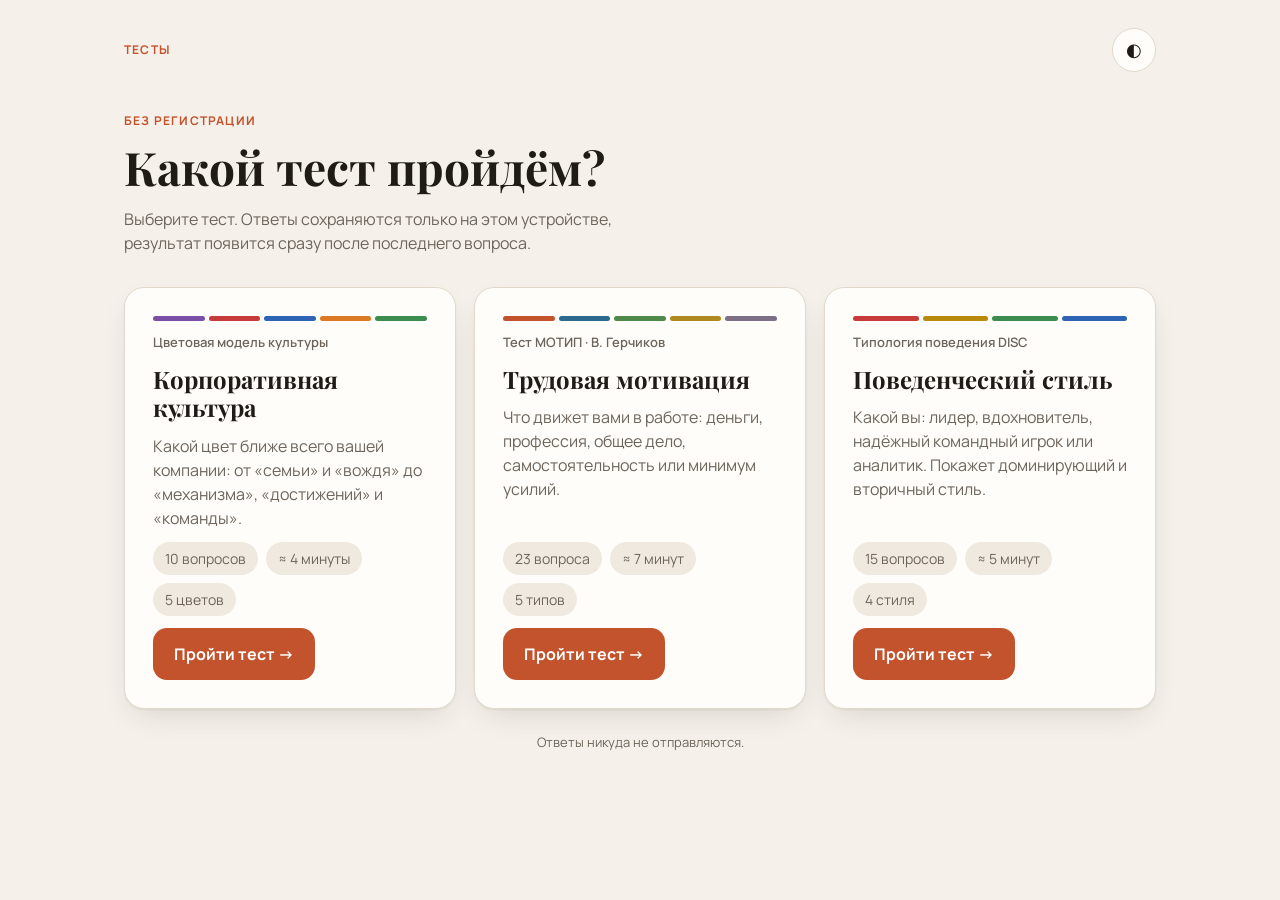
<file: index.html>
<!doctype html>
<html lang="ru">
<head>
<meta charset="utf-8">
<meta name="viewport" content="width=device-width, initial-scale=1, viewport-fit=cover">
<meta name="theme-color" content="#f5f1ea" media="(prefers-color-scheme: light)">
<meta name="theme-color" content="#17140f" media="(prefers-color-scheme: dark)">
<title>Тесты для команды</title>
<link rel="preconnect" href="https://fonts.googleapis.com">
<link rel="preconnect" href="https://fonts.gstatic.com" crossorigin>
<link href="https://fonts.googleapis.com/css2?family=Manrope:wght@400;500;600;700&family=Playfair+Display:wght@600;700&display=swap" rel="stylesheet">
<link rel="stylesheet" href="style.css">
</head>
<body>
<div class="wrap wide">
  <header class="top">
    <div class="brand"><b>Тесты</b></div>
    <button class="icon-btn" id="themeBtn" title="Сменить тему" aria-label="Сменить тему">◐</button>
  </header>

  <main>
    <section class="hero fade">
      <div class="eyebrow">Без регистрации</div>
      <h1>Какой тест пройдём?</h1>
      <p>Выберите тест. Ответы сохраняются только на этом устройстве, результат появится сразу после последнего вопроса.</p>
    </section>

    <div class="tests">
      <a class="test-card fade" href="culture.html">
        <div class="strip">
          <span style="background:var(--c-pu)"></span><span style="background:var(--c-re)"></span><span style="background:var(--c-bl)"></span><span style="background:var(--c-or)"></span><span style="background:var(--c-gr)"></span>
        </div>
        <div class="kicker">Цветовая модель культуры</div>
        <h2>Корпоративная культура</h2>
        <p>Какой цвет ближе всего вашей компании: от «семьи» и «вождя» до «механизма», «достижений» и «команды».</p>
        <div class="facts">
          <span class="fact">10 вопросов</span>
          <span class="fact">≈ 4 минуты</span>
          <span class="fact">5 цветов</span>
        </div>
        <div class="go">
          <span class="btn btn-primary">Пройти тест →</span>
          <span class="status" id="st-culture" hidden></span>
        </div>
      </a>

      <a class="test-card fade" href="motip.html">
        <div class="strip">
          <span style="background:var(--t-in)"></span><span style="background:var(--t-pr)"></span><span style="background:var(--t-pa)"></span><span style="background:var(--t-ho)"></span><span style="background:var(--t-lu)"></span>
        </div>
        <div class="kicker">Тест МОТИП · В. Герчиков</div>
        <h2>Трудовая мотивация</h2>
        <p>Что движет вами в работе: деньги, профессия, общее дело, самостоятельность или минимум усилий.</p>
        <div class="facts">
          <span class="fact">23 вопроса</span>
          <span class="fact">≈ 7 минут</span>
          <span class="fact">5 типов</span>
        </div>
        <div class="go">
          <span class="btn btn-primary">Пройти тест →</span>
          <span class="status" id="st-motip" hidden></span>
        </div>
      </a>

      <a class="test-card fade" href="disc.html">
        <div class="strip">
          <span style="background:var(--d-d)"></span><span style="background:var(--d-i)"></span><span style="background:var(--d-s)"></span><span style="background:var(--d-c)"></span>
        </div>
        <div class="kicker">Типология поведения DISC</div>
        <h2>Поведенческий стиль</h2>
        <p>Какой вы: лидер, вдохновитель, надёжный командный игрок или аналитик. Покажет доминирующий и вторичный стиль.</p>
        <div class="facts">
          <span class="fact">15 вопросов</span>
          <span class="fact">≈ 5 минут</span>
          <span class="fact">4 стиля</span>
        </div>
        <div class="go">
          <span class="btn btn-primary">Пройти тест →</span>
          <span class="status" id="st-disc" hidden></span>
        </div>
      </a>
    </div>

    <p class="foot">Ответы никуда не отправляются.</p>
  </main>
</div>

<script src="common.js"></script>
<script>
// Show progress badge for each test from its saved state
[["motip-state-v1", "st-motip"], ["culture-state-v1", "st-culture"], ["disc-state-v1", "st-disc"]].forEach(function (pair) {
  var el = document.getElementById(pair[1]);
  try {
    var s = JSON.parse(localStorage.getItem(pair[0]) || "null");
    if (!s || !s.answers || !Object.keys(s.answers).length) return;
    var done = s.screen === "result";
    el.textContent = done ? "Пройден ✓" : "Начат";
    el.classList.toggle("done", done);
    el.hidden = false;
  } catch (e) {}
});
</script>
</body>
</html>
</file>
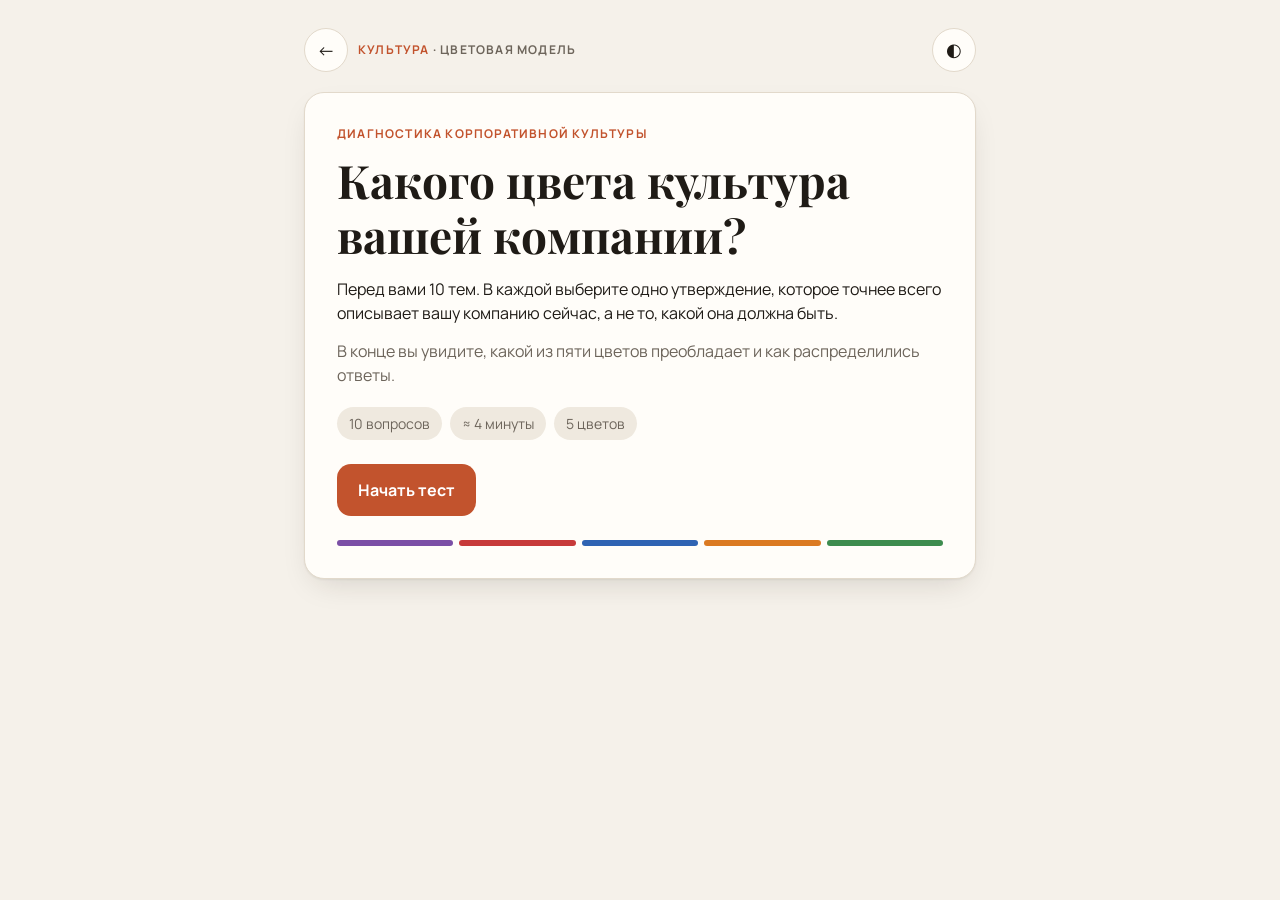
<file: culture.html>
<!doctype html>
<html lang="ru">
<head>
<meta charset="utf-8">
<meta name="viewport" content="width=device-width, initial-scale=1, viewport-fit=cover">
<meta name="theme-color" content="#f5f1ea" media="(prefers-color-scheme: light)">
<meta name="theme-color" content="#17140f" media="(prefers-color-scheme: dark)">
<title>Корпоративная культура</title>
<link rel="preconnect" href="https://fonts.googleapis.com">
<link rel="preconnect" href="https://fonts.gstatic.com" crossorigin>
<link href="https://fonts.googleapis.com/css2?family=Manrope:wght@400;500;600;700&family=Playfair+Display:wght@600;700&display=swap" rel="stylesheet">
<link rel="stylesheet" href="style.css">
</head>
<body>
<div class="wrap">
  <header class="top">
    <div class="top-left">
      <a class="back" href="index.html" aria-label="Все тесты">←</a>
      <div class="brand"><b>Культура</b><span> · цветовая модель</span></div>
    </div>
    <button class="icon-btn" id="themeBtn" title="Сменить тему" aria-label="Сменить тему">◐</button>
  </header>
  <main id="app">
    <section class="card">
      <h2>Корпоративная культура</h2>
      <p class="muted" id="jsWarn">Если вы видите этот текст, значит, в этом приложении не работает JavaScript. Откройте страницу в обычном браузере: Chrome, Safari, Яндекс Браузер.</p>
    </section>
  </main>
</div>

<script src="common.js"></script>
<script>
window.onerror = function (msg, src, line) {
  var w = document.getElementById("jsWarn");
  if (w) w.textContent = "Ошибка: " + msg + " (строка " + line + ")";
};
</script>
<script>
// ---------- Data ----------
const LETTERS = ["а", "б", "в", "г", "д"];

const COLORS = {
  PU: { name: "Фиолетовый", nick: "Семья", color: "var(--c-pu)",
    desc: "Компания как большая семья во главе с заботливым «отцом». Ценят безопасность, лояльность и традиции, людей берегут, за ошибки не увольняют. Ключевые решения принимает руководитель, и принимаются они не быстро.",
    plus: "Преданность сотрудников, тёплая атмосфера, стабильность.",
    minus: "Изменения даются тяжело, управление «в ручном режиме», проблемы между подразделениями обсуждать не принято." },
  RE: { name: "Красный", nick: "Вождь и бойцы", color: "var(--c-re)",
    desc: "Сильный лидер-вождь сам решает, куда бежать, а команда бойцов быстро мобилизуется и берёт невозможные цели. Ценят силу, смелость и победу. Приоритеты меняются часто, к ошибкам относятся жёстко.",
    plus: "Скорость, энергия, умение собраться в кризис.",
    minus: "Хаос в целях, интриги между подразделениями, всё держится на одном человеке." },
  BL: { name: "Синий", nick: "Механизм", color: "var(--c-bl)",
    desc: "Организация работает как часы: понятные цели и план, регламенты, иерархия и грейды. Решения принимаются по правилам, за каждую ошибку известна санкция. Сотрудник — важная часть большого механизма.",
    plus: "Надёжность, прозрачность, предсказуемое качество.",
    minus: "Бюрократия, медленные изменения, мало инициативы снизу." },
  OR: { name: "Оранжевый", nick: "Достижения", color: "var(--c-or)",
    desc: "Стратегия на несколько лет, цели каскадируются до каждого подразделения, всё измеряется через OKR и KPI. Харизматичный лидер ставит амбициозные задачи и прислушивается к команде. Ценят успех, результат и честную конкуренцию.",
    plus: "Рост, амбиции, предпринимательский подход, решения на цифрах.",
    minus: "Гонка за показателями, риск выгорания, люди воспринимаются как ресурс." },
  GR: { name: "Зелёный", nick: "Команда", color: "var(--c-gr)",
    desc: "Иерархии почти нет, двери руководителей открыты, решения ищут через обсуждение и консенсус. Руководитель — коуч, который развивает людей. Ошибки считаются частью развития, инициатива часто идёт от сотрудников.",
    plus: "Вовлечённость, открытость, инновации, свобода.",
    minus: "Долгие согласования, расфокус, цели могут размываться." },
};
const COLOR_ORDER = ["PU", "RE", "BL", "OR", "GR"];
const ASK = "Какое утверждение лучше всего описывает вашу компанию?";

// Each option belongs to exactly one color (order as in the source document)
const QUESTIONS = [
  { id: 1, topic: "Конкуренция внутри и вовне", options: [
    ["У нас в компании нет конкуренции, атмосфера семейная. При этом говорить открыто о проблемах с другими подразделениями бывает сложно", "PU"],
    ["У нас в компании нет внутренней конкуренции, мы реализуем много кросс-функциональных проектов и максимально открыто обсуждаем проблемы", "GR"],
    ["У нас в компании нет конкуренции, поскольку большинство участков работы четко поделены, каждый понимает, что ему нужно делать", "BL"],
    ["Нам нравится конкурировать и внутри, и вовне, нравится быть первыми, а соревновательный дух заряжает нас энергией", "OR"],
    ["В нашей компании достаточно высокий уровень конкуренции, вовне конкуренты также ведут себя агрессивно. Иногда возможны интриги и споры между подразделениями", "RE"] ] },
  { id: 2, topic: "Отношение к целям", options: [
    ["В компании нет четкой стратегии, цели ставятся руководством довольно хаотично, приоритеты быстро меняются. При этом мы можем быстро собраться и достигнуть целей, которые другим кажутся невыполнимыми", "RE"],
    ["В компании нет четкой стратегии, мы больше ориентированы на то, чтобы сохранить то, чего уже достигли и что умеем делать", "PU"],
    ["В компании несколько целей, но они очень гибкие и могут меняться в процессе", "GR"],
    ["В компании есть понятные цели и четкий план по их достижению", "BL"],
    ["В компании есть стратегические цели и видение на несколько лет. В целом мы активно работаем со стратегией и каскадируем стратегические цели на все подразделения", "OR"] ] },
  { id: 3, topic: "Как строится управление организацией", options: [
    ["Больше всего нам подходит управление по целям или OKR. Мы регулярно отслеживаем движение к ним, это встроено в нашу систему KPI", "OR"],
    ["У нас внедрена и работает система управления операционной эффективностью (lean management, канбан) / качественно выстроены процессы, работают практики регулярного менеджмента", "BL"],
    ["Мы пытаемся работать с целями, но это не всегда получается. Руководители могут резко поменять цели, которые сами же поставили. Можно сказать, что управление осуществляется в ручном режиме", "RE"],
    ["Управление осуществляется в ручном режиме, сотрудники не знают, как происходит планирование", "PU"],
    ["Управление по ценностям: сотрудники активно вовлечены в процесс планирования", "GR"] ] },
  { id: 4, topic: "Отношение к ошибкам", options: [
    ["В нашей компании ошибки лучше не совершать. Могут сильно отчитать/отругать или даже уволить. Реакция на ошибки у руководителей разная, но в большей мере отношение достаточно жесткое", "RE"],
    ["В нашей компании есть более-менее четкое понимание, за какие ошибки какое наказание/штраф последует. В целом ошибку совершить можно, но повторять ошибки — нельзя", "BL"],
    ["Мы считаем, что не ошибается тот, кто ничего не делает. Ошибки — обратная сторона развития. Много экспериментировать, тестировать гипотезы, двигаться вперед — часть нашей культуры. Даже если сильно ошибся, у нас простят", "GR"],
    ["У нас есть понимание, за какие ошибки какие санкции последуют. Мы знаем, как ошибки могут повлиять на достижение наших целей и KPI. Готовы прощать их, если это не мешает нашему движению к целям", "OR"],
    ["В целом, у нас можно допускать ошибки. Конечно, это особо не приветствуется, за ошибки не похвалят, но и увольнять тоже не будут (за крайне редким и уж совсем вопиющим исключением)", "PU"] ] },
  { id: 5, topic: "Отношение к изменениям", options: [
    ["Сотрудники нашей компании внешне готовы к изменениям, но когда начинается реализация, переход к новому дается с большим трудом", "PU"],
    ["Для нас важно, чтобы изменения согласовывались с нашей стратегией и целями компании", "OR"],
    ["Мы любим экспериментировать и постоянно внедряем что-то новое, причем зачастую инициатива идет не от руководства, а от сотрудников. У нас в целом поощряется постоянное инновирование, хотя иногда это расфокусирует", "GR"],
    ["Мы живем в постоянных изменениях: сегодня бежим туда, завтра в другую сторону. Руководители задают вектор, а сотрудники готовы быстро перестраиваться и двигаться к указанным целям", "RE"],
    ["Нам непросто внедрять изменения, потому что это требует изменения большого количества регламентов и процедур", "BL"] ] },
  { id: 6, topic: "Дистанция власти", options: [
    ["В компании есть четкая иерархия, простроены грейды. Работают четкие каналы обратной связи с руководством, по ним сотрудники могут обратиться со своими запросами и получить ответ в понятные сроки", "BL"],
    ["В компании довольно демократичная среда: можно спокойно подойти к руководителю и обсудить все вопросы. С топ-менеджментом выстроены регулярные каналы коммуникации и обратной связи (таунхолы, конференции и т.д.)", "OR"],
    ["Руководители даже топ уровня доступны для всех сотрудников, можно прийти и обсудить любой вопрос — двери открыты. Сотрудник может напрямую решать вопросы с руководителем другого подразделения. Иерархия, скорее, отсутствует", "GR"],
    ["В компании очень теплая, семейная атмосфера, со своим руководителем сотрудник может напрямую решить любой вопрос. Если же нужно обратиться к руководителям других подразделений, то корректнее действовать через своего босса", "PU"],
    ["Генеральный директор лично знает многих сотрудников, может подойти пообщаться, однако все понимают, что топ-руководители — это очень высокий уровень, относятся к ним с большим почтением. Если в силу личных отношений есть выход на топов — можно решить любой вопрос. В обычном случае правильнее действовать через своего руководителя — и далее вверх по цепочке", "RE"] ] },
  { id: 7, topic: "Кто стоит во главе компании", ask: "Кто стоит во главе вашей компании?", options: [
    ["Сильный яркий лидер, настоящий вождь. Он сам принимает ключевые решения и лучше всех знает, как надо поступать в каждой ситуации. Сотрудники его одновременно и любят и немного боятся", "RE"],
    ["Человек-функция, очень системный руководитель. Любит выстраивать процессы, чтобы организация работала как часы. Для него важно, чтобы все было четко и без сбоев", "BL"],
    ["Харизматичный лидер, который ставит амбициозные цели и выстраивает системную работу по их достижению. Открытый, дружелюбный, яркий человек, которого подавляющее большинство сотрудников любит. Все хотят за ним идти. При принятии решений учитывает мнение команды, прислушивается к людям", "OR"],
    ["Глава компании чем-то похож на заботливого отца, который максимально внимателен к сотрудникам и многое готов для них сделать. Все его сильно уважают и почитают", "PU"],
    ["Руководитель — скорее фасилитатор-коуч — дает возможность раскрыться и проявить свои компетенции, управляет дискуссией, стимулирует каждого высказаться. Много внимания уделяет развитию сотрудников, с радостью делится тем, что для него важно", "GR"] ] },
  { id: 8, topic: "Как принимаются решения", ask: "Как в вашей компании принимаются решения?", options: [
    ["Подавляющее большинство важных решений руководитель принимает сам. В целом решения принимаются медленно", "PU"],
    ["Подавляющее большинство важных решений руководитель принимает сам. В целом решения принимаются быстро", "RE"],
    ["Решения принимаются на основе утвержденных правил и регламентов компании", "BL"],
    ["Решения принимаются в обсуждении. Чаще всего — методом консенсуса, причем важно, чтобы участники действительно были согласны с решением. В целом сотрудникам дано много свободы в самостоятельном принятии решений, или руководитель просто утверждает то, что предлагает команда", "GR"],
    ["Руководитель активно участвует в принятии решений, советуется с командой и учитывает мнение сотрудников. В принятии решений важную роль играют цифры и связь с целями компании", "OR"] ] },
  { id: 9, topic: "Метафора для сотрудников", ask: "Какая метафора лучше всего описывает сотрудников компании?", options: [
    ["Экспериментаторы, которым работа с коллегами в удовольствие", "GR"],
    ["Бойцы, которым под силу любые задачи — во что бы то ни стало", "RE"],
    ["Приверженцы своей компании и своего дела", "PU"],
    ["Достигаторы, для которых важны успех и честная победа", "OR"],
    ["Важные элементы большого механизма", "BL"] ] },
  { id: 10, topic: "Ценности компании", ask: "Какой ряд ценностей лучше всего подходит вашей компании в настоящий момент?", options: [
    ["Четкость, прозрачность, надежность, эффективность", "BL"],
    ["Безопасность, забота, лояльность, человечность, консерватизм", "PU"],
    ["Смелость, результат, победа, сила, невозможное возможно", "RE"],
    ["Свобода, удовольствие, единство, инновационность", "GR"],
    ["Успех, дерзость, результат, лидерство, предпринимательский подход", "OR"] ] },
];

// ---------- State ----------
const STORE_KEY = "culture-state-v1";
let state = { screen: "intro", step: 0, answers: {} };

function save() {
  try { localStorage.setItem(STORE_KEY, JSON.stringify(state)); } catch (e) {}
}
function load() {
  try {
    const raw = localStorage.getItem(STORE_KEY);
    if (raw) state = Object.assign(state, JSON.parse(raw));
  } catch (e) {}
}

// ---------- Scoring ----------
function score() {
  const totals = {};
  COLOR_ORDER.forEach(c => { totals[c] = 0; });
  const rows = [];
  QUESTIONS.forEach(q => {
    const n = state.answers[q.id];
    if (!n) return;
    const opt = q.options[n - 1];
    totals[opt[1]] += 1;
    rows.push({ q, n, text: opt[0], color: opt[1] });
  });
  const sum = rows.length;
  const max = Math.max.apply(null, COLOR_ORDER.map(c => totals[c]));
  const leaders = COLOR_ORDER.filter(c => totals[c] === max && max > 0);
  return { totals, rows, sum, max, leaders };
}

// ---------- Render ----------
const app = document.getElementById("app");
const lower = s => s.charAt(0).toLowerCase() + s.slice(1);
const esc = s => String(s).replace(/[&<>"]/g, c => ({ "&": "&amp;", "<": "&lt;", ">": "&gt;", '"': "&quot;" }[c]));

function render() {
  app.innerHTML = "";
  document.body.classList.toggle("has-bar", state.screen === "quiz");
  if (state.screen === "intro") renderIntro();
  else if (state.screen === "quiz") renderQuestion();
  else renderResult();
  save();
}

function renderIntro() {
  const hasProgress = Object.keys(state.answers).length > 0;
  app.innerHTML = `
    <section class="card intro fade">
      <div class="eyebrow">Диагностика корпоративной культуры</div>
      <h1>Какого цвета культура вашей компании?</h1>
      <p>Перед вами 10 тем. В каждой выберите одно утверждение, которое точнее всего описывает вашу компанию сейчас, а не то, какой она должна быть.</p>
      <p class="muted">В конце вы увидите, какой из пяти цветов преобладает и как распределились ответы.</p>
      <div class="facts">
        <span class="fact">10 вопросов</span>
        <span class="fact">≈ 4 минуты</span>
        <span class="fact">5 цветов</span>
      </div>
      <div class="intro-actions">
        <button class="btn btn-primary btn-block" id="startBtn">${hasProgress ? "Продолжить" : "Начать тест"}</button>
        ${hasProgress ? `<button class="btn btn-ghost btn-block" id="resetBtn">Начать заново</button>` : ""}
      </div>
      <div class="types-preview">${COLOR_ORDER.map(c => `<span style="background:${COLORS[c].color}"></span>`).join("")}</div>
    </section>`;
  document.getElementById("startBtn").onclick = () => { state.screen = "quiz"; render(); };
  const r = document.getElementById("resetBtn");
  if (r) r.onclick = reset;
}

function renderQuestion() {
  const q = QUESTIONS[state.step];
  const picked = state.answers[q.id];
  const total = QUESTIONS.length;
  const pct = Math.round((state.step / total) * 100);

  app.innerHTML = `
    <div class="progress">
      <div class="progress-meta"><span>Вопрос ${state.step + 1} из ${total}</span><span>${pct}%</span></div>
      <div class="progress-bar"><i style="width:${pct}%"></i></div>
    </div>
    <section class="card fade">
      <div class="q-num">${esc(q.topic)}</div>
      <h2 class="q-text">${esc(q.ask || ASK)}</h2>
      <div class="q-hint"><span class="pill">1</span>Выберите одно утверждение</div>
      <div class="options" role="group">
        ${q.options.map((o, i) => `
          <button class="opt radio" data-n="${i + 1}" aria-pressed="${picked === i + 1}">
            <span class="mark">${LETTERS[i]}</span><span class="label">${esc(o[0])}</span>
          </button>`).join("")}
      </div>
    </section>
    <div class="bottom-bar">
      <div class="inner">
        <div class="toast" id="toast" aria-live="polite"></div>
        <div class="nav">
          <button class="btn btn-ghost" id="backBtn">← Назад</button>
          <button class="btn btn-primary" id="nextBtn" ${picked ? "" : "disabled"}>${state.step === total - 1 ? "Результат" : "Далее →"}</button>
        </div>
      </div>
    </div>
    <div class="kbd-hint">Клавиши <kbd>1</kbd>–<kbd>5</kbd> — выбор, <kbd>Enter</kbd> — далее</div>`;

  app.querySelectorAll(".opt").forEach(b => b.onclick = () => choose(q, +b.dataset.n));
  document.getElementById("backBtn").onclick = back;
  document.getElementById("nextBtn").onclick = next;
}

function choose(q, n) {
  state.answers[q.id] = n;
  app.querySelectorAll(".opt").forEach(b => b.setAttribute("aria-pressed", +b.dataset.n === n));
  document.getElementById("nextBtn").disabled = false;
  save();
  // Auto-advance after a short pause so the choice is visible
  setTimeout(() => { if (state.screen === "quiz" && QUESTIONS[state.step] === q) next(); }, 260);
}

function next() {
  const q = QUESTIONS[state.step];
  if (!state.answers[q.id]) return;
  if (state.step < QUESTIONS.length - 1) state.step++;
  else state.screen = "result";
  render();
  window.scrollTo({ top: 0, behavior: "smooth" });
}

function back() {
  if (state.step === 0) state.screen = "intro";
  else state.step--;
  render();
  window.scrollTo({ top: 0 });
}

function reset() {
  state = { screen: "intro", step: 0, answers: {} };
  render();
}

function renderResult() {
  const { totals, rows, sum, max, leaders } = score();
  const sorted = COLOR_ORDER.slice().sort((a, b) => totals[b] - totals[a]);
  const title = leaders.length > 1
    ? `Смешанная: ${leaders.map(c => COLORS[c].name.toLowerCase()).join(" + ")}`
    : `${COLORS[leaders[0]].name} — «${COLORS[leaders[0]].nick}»`;

  const bars = sorted.map(c => {
    const share = sum ? Math.round(totals[c] / sum * 100) : 0;
    const w = max ? (totals[c] / max) * 100 : 0;
    return `
      <div class="bar-row ${leaders.includes(c) ? "lead" : ""}">
        <div class="bar-name"${leaders.includes(c) ? ` style="color:${COLORS[c].color}"` : ""}><span>${COLORS[c].name}</span><small>${COLORS[c].nick}</small></div>
        <div class="bar-track"><div class="bar-fill" data-w="${w}" style="background:${COLORS[c].color}"></div></div>
        <div class="bar-val">${totals[c]}<small>${share}%</small></div>
      </div>`;
  }).join("");

  const cards = sorted.map(c => `
    <div class="type-card" style="--c:${COLORS[c].color}">
      <h4><span>${COLORS[c].name} · ${COLORS[c].nick}</span><span class="muted">${totals[c]} из ${sum}</span></h4>
      <p>${COLORS[c].desc}</p>
      <ul><li>Сильные стороны: ${lower(COLORS[c].plus)}</li><li>Риски: ${lower(COLORS[c].minus)}</li></ul>
    </div>`).join("");

  const answers = rows.map(r => `
    <div class="answer-item">
      <div class="topic"><span>${r.q.id}. ${esc(r.q.topic)}</span><span class="chip" style="--c:${COLORS[r.color].color}">${COLORS[r.color].name}</span></div>
      <div class="text">${esc(r.text)}</div>
    </div>`).join("");

  app.innerHTML = `
    <div class="stack">
      <section class="card result-head fade">
        <div class="eyebrow">Преобладающий цвет культуры</div>
        <h1 class="lead-type">${esc(title)}</h1>
        ${leaders.map(c => `<p class="lead-desc">${COLORS[c].desc}</p>`).join("")}
      </section>

      <section class="card fade">
        <h3>Распределение ответов</h3>
        <div class="bars">${bars}</div>
        <p class="note">В реальной компании обычно сочетаются два-три цвета. Второй по силе цвет показывает, куда культура может развиваться или от чего уходит.</p>
      </section>

      <section class="card fade">
        <h3>Все цвета</h3>
        <div class="type-cards">${cards}</div>
        <p class="note">Описания цветов — общая характеристика модели, на которой построен тест.</p>
      </section>

      <section class="card fade">
        <details class="key">
          <summary>Ваши ответы</summary>
          <div class="answer-list">${answers}</div>
        </details>
      </section>

      <div class="actions">
        <button class="btn btn-primary btn-block" id="saveBtn">Сохранить результат</button>
        <button class="btn btn-ghost btn-block" id="editBtn">Изменить ответы</button>
        <button class="btn btn-ghost btn-block" id="againBtn">Пройти заново</button>
        <a class="btn btn-ghost btn-block" href="index.html" style="text-decoration:none">Все тесты</a>
      </div>
    </div>`;

  requestAnimationFrame(() => requestAnimationFrame(() =>
    app.querySelectorAll(".bar-fill").forEach(b => b.style.width = b.dataset.w + "%")));
  const image = prepareResultImage({
    brand: "Корпоративная культура",
    eyebrow: "Преобладающий цвет культуры",
    title,
    descs: leaders.map(c => COLORS[c].desc),
    barsTitle: "Распределение ответов",
    rows: sorted.map(c => ({
      label: COLORS[c].name, sub: COLORS[c].nick, value: totals[c],
      share: sum ? Math.round(totals[c] / sum * 100) : 0,
      width: max ? totals[c] / max * 100 : 0,
      color: COLORS[c].color, lead: leaders.includes(c)
    })),
    note: "Ответов: " + sum + ". Обычно в компании сочетаются два-три цвета.",
    filename: "kultura-rezultat"
  });
  document.getElementById("saveBtn").onclick = () => image.save();
  document.getElementById("editBtn").onclick = () => { state.screen = "quiz"; state.step = 0; render(); };
  document.getElementById("againBtn").onclick = reset;
}

// ---------- Keyboard ----------
document.addEventListener("keydown", e => {
  if (state.screen !== "quiz" || e.ctrlKey || e.metaKey || e.altKey) return;
  const n = parseInt(e.key, 10);
  if (n >= 1 && n <= 5) {
    const btn = app.querySelector(`.opt[data-n="${n}"]`);
    if (btn) btn.click();
  } else if (e.key === "Enter" && !(document.activeElement && document.activeElement.classList.contains("opt"))) {
    next();
  } else if (e.key === "Backspace") {
    back();
  }
});

load();
render();
</script>
</body>
</html>
</file>
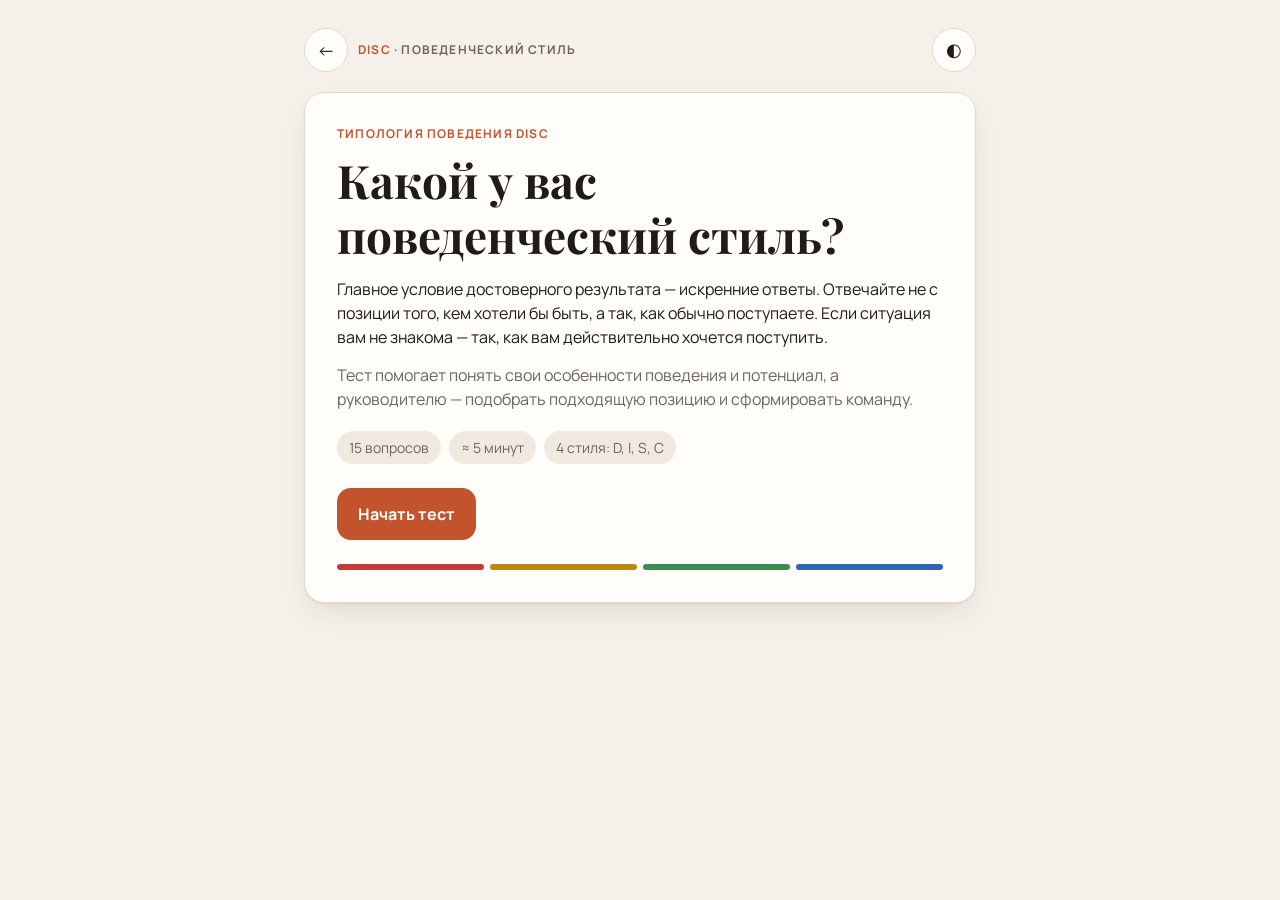
<file: disc.html>
<!doctype html>
<html lang="ru">
<head>
<meta charset="utf-8">
<meta name="viewport" content="width=device-width, initial-scale=1, viewport-fit=cover">
<meta name="theme-color" content="#f5f1ea" media="(prefers-color-scheme: light)">
<meta name="theme-color" content="#17140f" media="(prefers-color-scheme: dark)">
<title>Тест DISC</title>
<link rel="preconnect" href="https://fonts.googleapis.com">
<link rel="preconnect" href="https://fonts.gstatic.com" crossorigin>
<link href="https://fonts.googleapis.com/css2?family=Manrope:wght@400;500;600;700&family=Playfair+Display:wght@600;700&display=swap" rel="stylesheet">
<link rel="stylesheet" href="style.css">
</head>
<body>
<div class="wrap">
  <header class="top">
    <div class="top-left">
      <a class="back" href="index.html" aria-label="Все тесты">←</a>
      <div class="brand"><b>DISC</b><span> · поведенческий стиль</span></div>
    </div>
    <button class="icon-btn" id="themeBtn" title="Сменить тему" aria-label="Сменить тему">◐</button>
  </header>
  <main id="app">
    <section class="card">
      <h2>Тест DISC</h2>
      <p class="muted" id="jsWarn">Если вы видите этот текст, значит, в этом приложении не работает JavaScript. Откройте страницу в обычном браузере: Chrome, Safari, Яндекс Браузер.</p>
    </section>
  </main>
</div>

<script src="common.js"></script>
<script>
window.onerror = function (msg, src, line) {
  var w = document.getElementById("jsWarn");
  if (w) w.textContent = "Ошибка: " + msg + " (строка " + line + ")";
};
</script>
<script>
// ---------- Data ----------
const LETTERS = ["а", "б", "в", "г"];

const STYLES = {
  D: { name: "Доминирование", en: "Dominance", hue: "красный", color: "var(--d-d)",
    short: "Лидеры и руководители, которые знают, чего хотят. Нетерпеливы, склонны к риску и быстрым решениям, очень ценят своё время.",
    paras: [
      "D — лидеры, руководители, достаточно авторитарные люди, которые знают, чего хотят, и не очень привыкли прислушиваться к чужому мнению. Они нетерпеливые, рискованные, склонны к быстрым, не всегда обдуманным решениям. Очень ценят своё время, не склонны к доверию и сочувствию.",
      "Людям с высоким фактором D свойственно быстро принимать решения. Они прямолинейны, жёстки и самоуверенны, любят раздавать команды. Очень целеустремлённы, готовы достигать своей цели, чего бы им это ни стоило. Стремятся перевыполнить задание, чтобы проявить себя. Им нужен результат и прогресс."
    ],
    motto: "Девиз: «Пришёл, увидел, победил». Высказывания: «Хватит думать, давайте делать», «По ходу разберёмся».",
    plus: "Работа на результат, быстрая реакция, активная жизненная позиция. Всегда отстаивают свою точку зрения. Комфортно в меняющихся условиях и в ситуациях с вызовом.",
    minus: "Тяжело находят подход к людям, слишком прямолинейны, не хватает дипломатии. В погоне за результатом забывают детали. В стрессе склонны проявлять агрессию.",
    manager: [
      "На собеседовании с «красными» важно не дать им перехватить инициативу и не поддаться давлению: говорите уверенно, покажите профессионализм и компетентность в обсуждаемом вопросе.",
      "Для D важен статус. Покажите сильные стороны компании, важность должности и вызовы в задачах. Сделайте акцент на достойном вознаграждении за результат.",
      "D могут быть хорошими руководителями, формальными лидерами. Их ценность для компании: ориентированы на прибыль, хорошие организаторы, легко принимают вызов."
    ],
    markers: [["Потребность", "результат"], ["Впечатление", "экстраверт, целеустремлённый"], ["Общение", "прямое"], ["Крайняя степень", "раздражительность, вспыльчивость"], ["Жесты", "активные, широкие"], ["Походка", "быстрая, устремлённая"]] },
  I: { name: "Влияние", en: "Influence", hue: "жёлтый", color: "var(--d-i)",
    short: "Душа компании: легко заводят знакомства, харизматичны, оптимистичны и креативны, но импульсивны и не любят детали.",
    paras: [
      "I — люди, великолепно завязывающие новые знакомства, их профессия — общение. Из них получаются великолепные специалисты по связям с общественностью, они везде свои. Харизматичны, много говорят, доверчивы, импульсивны, невнимательны, непунктуальны.",
      "Люди с высоким I жизнерадостны и полны оптимизма, к любому делу подходят творчески. В беседе могут перескакивать с темы на тему, производя впечатление поверхностных. Их описывают словами: убеждающий, магнетичный, восторженный, тёплый, демонстративный, доверчивый, оптимистичный."
    ],
    plus: "Неординарное мышление, креативность, любовь ко всему новому, доброжелательность, способность видеть в других партнёров, а не соперников.",
    minus: "Импульсивность, нелюбовь к деталям и цифрам, непунктуальность. В стрессе часто становятся навязчивыми.",
    manager: [
      "На собеседовании с «жёлтыми» не забывайте о цели интервью: им легко поддаться обаянию. Контролируйте время и направляйте беседу в нужное русло.",
      "Для «жёлтых» важно внимание к себе. Подчеркните эксклюзивность предложения и то, что на этой должности вы видите именно такого творческого человека. Монотонная работа им быстро надоест.",
      "I наиболее эффективны в работе, требующей творческого подхода и разработки идей, часто становятся неформальными лидерами. Их ценность: креативность, мотивация других на результат, умение разрешать конфликты, хорошие командные игроки."
    ],
    markers: [["Потребность", "новые впечатления"], ["Впечатление", "экстраверт, душа компании"], ["Общение", "гибкое, уклончивое, неконкретное"], ["Крайняя степень", "неорганизованность, необязательность"], ["Жесты", "активные, экспрессивные, богатая мимика"], ["Походка", "плавная, уверенная"]] },
  S: { name: "Постоянство", en: "Steadiness", hue: "зелёный", color: "var(--d-s)",
    short: "Командные игроки: надёжные, спокойные и терпеливые, ценят стабильность и отношения, не любят резких перемен.",
    paras: [
      "S — командные игроки. Вместе способны на всё, но с трудом работают в одиночку. Управляемы, хорошие работники, но редко что-то придумывают сами. Главный плюс — на них можно положиться во всём. Склонны подстраиваться под собеседника.",
      "Люди с высоким S испытывают потребность в надёжности и стабильности и не любят резких изменений. Они уделяют большое внимание отношениям, проявляя такт, внимание и сердечность. Спокойные, мягкие, терпеливые, предсказуемые, последовательные."
    ],
    plus: "Внимательность к окружающим, порядок в делах и вещах, надёжность, стабильность.",
    minus: "Уступчивость, им тяжело сказать «нет», зависимость, боязнь перемен, нежелание говорить о проблемах. В стрессе соглашаются; обиды держат в себе.",
    manager: [
      "На собеседовании с «зелёными» важно создать тёплую атмосферу и убедиться, что кандидату комфортно.",
      "В презентации вакансии сделайте акцент на коллективе: дружеские отношения, поддержка в обучении и работе, благоприятный климат. В первое время такому сотруднику важен наставник.",
      "S прекрасно проявляют себя в командообразовании и работе с людьми. Их ценность: работают на общую цель, терпеливы, высокий уровень эмпатии, лояльны к компании."
    ],
    markers: [["Потребность", "надёжность"], ["Впечатление", "интроверт, спокойный"], ["Общение", "уклончивое"], ["Крайняя степень", "собственничество, болезненная привязанность"], ["Жесты", "умеренные"], ["Походка", "ровная, небыстрая"]] },
  C: { name: "Соответствие", en: "Compliance", hue: "синий", color: "var(--d-c)",
    short: "Аналитики: собранные, организованные и точные, всё планируют заранее, опираются на правила и факты.",
    paras: [
      "C — аналитики. Прекрасно работают с документами, из них получаются хорошие бухгалтеры, экономисты и юристы. Превыше всего для них — буква закона и инструкции. Эмоционально закрыты, собраны, организованы, планируют всё заранее.",
      "Люди с высоким C тщательно анализируют каждую деталь, прежде чем принять решение. Часто не стремятся к личному контакту, поэтому могут казаться холодными. Их описывают словами: осторожный, требовательный, систематизирующий, опрятный, дипломатичный, точный, тактичный."
    ],
    plus: "Замечают мельчайшие детали и факты, системность, точность, порядок во всём, аккуратность.",
    minus: "Излишняя скрупулёзность, склонность к осуждению, негибкость. На стресс реагируют уходом в себя.",
    manager: [
      "На собеседовании с «синими» не проявляйте лишних эмоций — это их настораживает. Используйте факты, статистику и цифры, говорите структурно и конкретно.",
      "Будьте готовы, что кандидат будет записывать многие моменты разговора в блокнот.",
      "C хорошо проявят себя там, где нужны внимание, системность и усидчивость: инспектор по кадрам, корректор, бухгалтер. Их ценность: высокие стандарты, тщательность, проверка информации, систематизация."
    ],
    markers: [["Потребность", "информация"], ["Впечатление", "интроверт, целеустремлённый"], ["Общение", "прямое"], ["Крайняя степень", "критик, скептик"], ["Жесты", "неактивные, мало жестов"], ["Походка", "ровная, небыстрая"]] },
};
const STYLE_ORDER = ["D", "I", "S", "C"];

// Each option lists the styles it gives one point to (7 and 10 give two)
const QUESTIONS = [
  { id: 1, text: "Вы пришли в гости, где собралось уже более 10 человек. Ваша реакция:", options: [
    ["Здорово! Обожаю шумные компании, можно повеселиться, завести новых знакомых.", ["I"]],
    ["Я люблю бывать в компаниях, часто оказываюсь в центре внимания. Или удастся хорошенько зажечь, или уж, на худой конец, с полезными людьми познакомлюсь.", ["D"]],
    ["Надеюсь, что встречу здесь каких-нибудь знакомых, мне будет приятно с ними пообщаться. Если все — незнакомые люди, то мне будет некомфортно.", ["S"]],
    ["Я не очень люблю шумные компании и хожу на вечеринки, только чтобы завести или поддержать полезные знакомства. Мне приятнее посидеть и поговорить с одним-двумя людьми в покое и тишине.", ["C"]] ] },
  { id: 2, text: "На этой же вечеринке вас попросили произнести тост. Ваша реакция:", options: [
    ["Я не люблю привлекать к себе внимание, ненавижу произносить тосты. Я не буду ни соглашаться, ни отказываться, а просто как-нибудь увильну.", ["S"]],
    ["Я хороший рассказчик и знаю пару прикольных тостов. Все будут в восторге.", ["I"]],
    ["Я не боюсь произносить тосты, даже получаю от этого удовольствие, скажу что-нибудь умное и по делу.", ["D"]],
    ["Я, скорее всего, откажусь под убедительным предлогом. Но если мне надо произвести хорошее впечатление для пользы дела, то могу и произнести уместный изящный тост.", ["C"]] ] },
  { id: 3, text: "Ваш начальник дал вам и вашему сослуживцу задание, но не назначил ответственного за его выполнение. Вы оба понадеялись друг на друга и забыли про задание. Сейчас начальник ругает вас за невыполнение. Ваша реакция:", options: [
    ["Негативные эмоции, которые никак не проявляются внешне. Я в состоянии контролировать себя, но теперь я знаю, чего можно ожидать от этих людей, буду осторожнее в работе с ними в будущем.", ["C"]],
    ["Очень эмоциональная реакция, возможны слёзы. Ну да, я рассеянный и не очень пунктуальный человек, но не я один (одна) виноват(а). Буду жаловаться на них всем друзьям и знакомым.", ["I"]],
    ["Обида на сослуживца — как он мог так подставить меня! Обида на начальника. Я буду долго переживать из-за этого, скорее всего, молча.", ["S"]],
    ["Злость на начальника, потому что он безграмотный руководитель, и/или на сослуживца, потому что он меня подставил. Всплеск агрессивных эмоций. Скорее всего, кому-нибудь из них что-нибудь выскажу.", ["D"]] ] },
  { id: 4, text: "Вам дали важное задание. Срок выполнения — через месяц, а выполнить его можно за две недели. Ваша реакция:", options: [
    ["Лучше поскорее выполню задание и сдам его. И в глазах начальства буду хорошо выглядеть, и у меня время для других дел будет.", ["D"]],
    ["Сначала мне надо подумать, как лучше всего подойти к выполнению этой работы. Даже если сделаю её заранее, сразу сдавать не буду. Пусть отлежится, потом ещё раз исправлю ошибки. Может, сдам работу за день до срока.", ["C"]],
    ["Сразу возьмусь за дело. Но, скорее всего, мне быстро надоест эта работа, и я увлекусь другим заданием. Заброшу эту работу до тех пор, пока не наступит крайний срок. Потом срочно буду всё доделывать, может, даже опоздаю со сдачей.", ["I"]],
    ["Хотелось бы начать делать сразу, но знаю, что так не получится. Всегда есть более срочные или важные дела, всё время что-то отвлекает. Скорее всего, буду выполнять задание до последней минуты.", ["S"]] ] },
  { id: 5, text: "Впереди длинные выходные. Вы решили куда-нибудь выбраться. Что вы выберете?", options: [
    ["Съездить в гости к родственникам или иначе провести день с семьёй, супругом (супругой).", ["S"]],
    ["Сходить в парк или на вечеринку с друзьями.", ["I"]],
    ["Съездить на картинг или поиграть в футбол (карты) с друзьями.", ["D"]],
    ["Сходить на концерт или выставку, можно в одиночку или с близким человеком.", ["C"]] ] },
  { id: 6, text: "Если бы вы решили прыгать с парашютом, то по какой причине?", options: [
    ["Я познакомился с очень интересными людьми (человеком), которые занимаются парашютным спортом. Они меня уговорили присоединиться.", ["I"]],
    ["Мне необходимо через это пройти для достижения важной для меня цели.", ["C"]],
    ["Я вообще люблю риск, адреналин. Хочу узнать, на что я способен.", ["D"]],
    ["Меня считают тихоней. Я всегда в тени, отмалчиваюсь. Хочу доказать себе и другим, что я не трус и не тряпка.", ["S"]] ] },
  { id: 7, text: "Какие комментарии вы слышите чаще (как на работе, так и дома) в свой адрес?", options: [
    ["«А быстрее нельзя?» «Ты опять тянешь время!» «Сколько можно обсуждать одно и то же».", ["S", "C"]],
    ["«Пожалуйста, помедленнее». «Ты опять всех торопишь, мы никуда не опаздываем!» «Тебе уже всё ясно, а мне — ещё нет. Давай не торопясь всё обсудим».", ["D", "I"]] ] },
  { id: 8, text: "Вы узнали, что вас решили повысить по службе. Что вы сделаете прежде всего?", options: [
    ["Сообщу родным и близким о повышении, устрою уютный домашний праздник.", ["S"]],
    ["Куплю себе какую-нибудь дорогую вещь, чтобы в достойном виде прибыть на работу в первый день на новой должности (часы, костюм, машину).", ["D"]],
    ["Поделюсь радостью с друзьями, закачу большую шумную вечеринку.", ["I"]],
    ["Подожду радоваться, сорить деньгами и трезвонить о повышении, пока не начну работать на новом месте. Ведь ещё даже приказ не подписан.", ["C"]] ] },
  { id: 9, text: "У вас завтра экзамен. Ваше поведение:", options: [
    ["Лучше быстро повторить материал, чтобы осталось время на другие важные для меня дела.", ["D"]],
    ["Лучше ещё раз не спеша всё повторить, пускай это даже займёт всю ночь.", ["S"]],
    ["Лучше хорошенько отоспаться перед экзаменом, чтобы прийти на него со свежей головой. К экзамену я готовился заранее.", ["C"]],
    ["Перед смертью не надышишься. Лучше вообще не думать об экзамене, а пойти повеселиться.", ["I"]] ] },
  { id: 10, text: "Как вы считаете, что является главным для победы, для достижения успеха?", options: [
    ["Личные усилия каждого. Каждый человек должен отвечать за себя, выкладываться по максимуму, не прятаться за спинами других.", ["D", "C"]],
    ["Главное — командная работа. Люди могут добиться чего-либо только вместе, помогая и поддерживая друг друга.", ["I", "S"]] ] },
  { id: 11, text: "Если бы вы решили открыть свой бизнес (успех и одинаковая прибыльность гарантированы), что бы вы выбрали? Абстрагируйтесь от вашей профессии.", options: [
    ["Фирму финансового консалтинга или фирму по борьбе с вредными насекомыми.", ["C"]],
    ["Охранную фирму или оружейный магазин.", ["D"]],
    ["Ресторан или ночной клуб.", ["I"]],
    ["Медицинский центр или бюро добрых услуг.", ["S"]] ] },
  { id: 12, text: "У вас новый просторный кабинет. Чем вы украсите его стены?", options: [
    ["Своими фото с известными людьми или яркими современными картинами.", ["I"]],
    ["Фото супруга (супруги) и детей или групповыми фото сослуживцев на корпоративе.", ["S"]],
    ["Дипломами или нейтральными картинами.", ["C"]],
    ["Портретом президента или старинной саблей.", ["D"]] ] },
  { id: 13, text: "Что вы цените более всего в одежде?", options: [
    ["В одежде обязательно должна быть какая-нибудь изюминка, кураж.", ["I"]],
    ["Одежда должна выглядеть дорого и круто.", ["D"]],
    ["Одежда должна быть удобной.", ["S"]],
    ["Одежда должна быть качественной и уместной, то есть соответствовать возрасту, фигуре и ситуации, в которой её надеваешь.", ["C"]] ] },
  { id: 14, text: "Вам надо выбрать соревнование, в котором вам комфортнее всего будет участвовать и где у вас больше шансов на победу. Что вы выберете?", options: [
    ["Индивидуальные соревнования, где оценивается сообразительность, а не быстрота реакции (шахматы, бильярд, покер).", ["C"]],
    ["Индивидуальные соревнования на скорость и смелость (прыжки с парашютом, автогонки, горные лыжи).", ["D"]],
    ["Командные соревнования, лучше какие-нибудь необычные (футбол в грязи, корпоративные весёлые старты).", ["I"]],
    ["Командные соревнования, где требуется взаимная поддержка и взаимодействие всей команды (соревнование университетов по созданию лучшего робота, кёрлинг).", ["S"]] ] },
  { id: 15, text: "Вам надо выбрать гостиницу в Питере. Что вы выберете?", options: [
    ["Какую-нибудь приличную гостиницу в центре, чтобы не стыдно было.", ["D"]],
    ["Какой-нибудь прикольный необычный мини-отель.", ["I"]],
    ["Гостиницу, где раньше останавливался или которую порекомендуют знакомые.", ["S"]],
    ["Гостиницу с идеальным соотношением цена/качество. Может быть, в старинном доме в ретростиле.", ["C"]] ] },
];

// ---------- State ----------
const STORE_KEY = "disc-state-v1";
let state = { screen: "intro", step: 0, answers: {} };

function save() {
  try { localStorage.setItem(STORE_KEY, JSON.stringify(state)); } catch (e) {}
}
function load() {
  try {
    const raw = localStorage.getItem(STORE_KEY);
    if (raw) state = Object.assign(state, JSON.parse(raw));
  } catch (e) {}
}

// ---------- Scoring ----------
// Dominant: the highest score (a tie gives several).
// Secondary: any other style 1–2 points below the maximum.
function score() {
  const totals = {};
  STYLE_ORDER.forEach(s => { totals[s] = 0; });
  const rows = [];
  QUESTIONS.forEach(q => {
    const n = state.answers[q.id];
    if (!n) return;
    const opt = q.options[n - 1];
    opt[1].forEach(s => { totals[s] += 1; });
    rows.push({ q, n, text: opt[0], styles: opt[1] });
  });
  const sum = STYLE_ORDER.reduce((a, s) => a + totals[s], 0);
  const max = Math.max.apply(null, STYLE_ORDER.map(s => totals[s]));
  const leaders = STYLE_ORDER.filter(s => totals[s] === max && max > 0);
  const secondary = STYLE_ORDER.filter(s => !leaders.includes(s) && max - totals[s] >= 1 && max - totals[s] <= 2);
  return { totals, rows, sum, max, leaders, secondary };
}

// ---------- Render ----------
const app = document.getElementById("app");
const esc = s => String(s).replace(/[&<>"]/g, c => ({ "&": "&amp;", "<": "&lt;", ">": "&gt;", '"': "&quot;" }[c]));
const label = s => `${s} — ${STYLES[s].name}`;

function render() {
  app.innerHTML = "";
  document.body.classList.toggle("has-bar", state.screen === "quiz");
  if (state.screen === "intro") renderIntro();
  else if (state.screen === "quiz") renderQuestion();
  else renderResult();
  save();
}

function renderIntro() {
  const hasProgress = Object.keys(state.answers).length > 0;
  app.innerHTML = `
    <section class="card intro fade">
      <div class="eyebrow">Типология поведения DISC</div>
      <h1>Какой у вас поведенческий стиль?</h1>
      <p>Главное условие достоверного результата — искренние ответы. Отвечайте не с позиции того, кем хотели бы быть, а так, как обычно поступаете. Если ситуация вам не знакома — так, как вам действительно хочется поступить.</p>
      <p class="muted">Тест помогает понять свои особенности поведения и потенциал, а руководителю — подобрать подходящую позицию и сформировать команду.</p>
      <div class="facts">
        <span class="fact">15 вопросов</span>
        <span class="fact">≈ 5 минут</span>
        <span class="fact">4 стиля: D, I, S, C</span>
      </div>
      <div class="intro-actions">
        <button class="btn btn-primary btn-block" id="startBtn">${hasProgress ? "Продолжить" : "Начать тест"}</button>
        ${hasProgress ? `<button class="btn btn-ghost btn-block" id="resetBtn">Начать заново</button>` : ""}
      </div>
      <div class="types-preview">${STYLE_ORDER.map(s => `<span style="background:${STYLES[s].color}"></span>`).join("")}</div>
    </section>`;
  document.getElementById("startBtn").onclick = () => { state.screen = "quiz"; render(); };
  const r = document.getElementById("resetBtn");
  if (r) r.onclick = reset;
}

function renderQuestion() {
  const q = QUESTIONS[state.step];
  const picked = state.answers[q.id];
  const total = QUESTIONS.length;
  const pct = Math.round((state.step / total) * 100);

  app.innerHTML = `
    <div class="progress">
      <div class="progress-meta"><span>Вопрос ${state.step + 1} из ${total}</span><span>${pct}%</span></div>
      <div class="progress-bar"><i style="width:${pct}%"></i></div>
    </div>
    <section class="card fade">
      <div class="q-num">№ ${q.id}</div>
      <h2 class="q-text">${esc(q.text)}</h2>
      <div class="q-hint"><span class="pill">1</span>Выберите один вариант</div>
      <div class="options" role="group">
        ${q.options.map((o, i) => `
          <button class="opt radio" data-n="${i + 1}" aria-pressed="${picked === i + 1}">
            <span class="mark">${LETTERS[i]}</span><span class="label">${esc(o[0])}</span>
          </button>`).join("")}
      </div>
    </section>
    <div class="bottom-bar">
      <div class="inner">
        <div class="toast" id="toast" aria-live="polite"></div>
        <div class="nav">
          <button class="btn btn-ghost" id="backBtn">← Назад</button>
          <button class="btn btn-primary" id="nextBtn" ${picked ? "" : "disabled"}>${state.step === total - 1 ? "Результат" : "Далее →"}</button>
        </div>
      </div>
    </div>
    <div class="kbd-hint">Клавиши <kbd>1</kbd>–<kbd>${q.options.length}</kbd> — выбор, <kbd>Enter</kbd> — далее</div>`;

  app.querySelectorAll(".opt").forEach(b => b.onclick = () => choose(q, +b.dataset.n));
  document.getElementById("backBtn").onclick = back;
  document.getElementById("nextBtn").onclick = next;
}

function choose(q, n) {
  state.answers[q.id] = n;
  app.querySelectorAll(".opt").forEach(b => b.setAttribute("aria-pressed", +b.dataset.n === n));
  document.getElementById("nextBtn").disabled = false;
  save();
  // Auto-advance after a short pause so the choice is visible
  setTimeout(() => { if (state.screen === "quiz" && QUESTIONS[state.step] === q) next(); }, 260);
}

function next() {
  const q = QUESTIONS[state.step];
  if (!state.answers[q.id]) return;
  if (state.step < QUESTIONS.length - 1) state.step++;
  else state.screen = "result";
  render();
  window.scrollTo({ top: 0, behavior: "smooth" });
}

function back() {
  if (state.step === 0) state.screen = "intro";
  else state.step--;
  render();
  window.scrollTo({ top: 0 });
}

function reset() {
  state = { screen: "intro", step: 0, answers: {} };
  render();
}

function styleCard(s, totals, open) {
  const st = STYLES[s];
  return `
    <div class="type-card" style="--c:${st.color}">
      <h4><span>${s} · ${st.name}</span><span class="muted">${totals[s]} б.</span></h4>
      ${open ? `
        ${st.paras.map(p => `<p class="sub">${p}</p>`).join("")}
        ${st.motto ? `<p class="motto">${st.motto}</p>` : ""}
        <ul><li>Сильные стороны: ${lower(st.plus)}</li><li>Слабые стороны: ${lower(st.minus)}</li></ul>
        <dl class="markers">${st.markers.map(m => `<dt>${m[0]}</dt><dd>${m[1]}</dd>`).join("")}</dl>
        <details><summary>Руководителю и на собеседовании</summary>${st.manager.map(p => `<p>${p}</p>`).join("")}</details>
      ` : `
        <p>${st.short}</p>
        <details><summary>Подробнее</summary>
          ${st.paras.map(p => `<p>${p}</p>`).join("")}
          <ul><li>Сильные стороны: ${lower(st.plus)}</li><li>Слабые стороны: ${lower(st.minus)}</li></ul>
          <dl class="markers">${st.markers.map(m => `<dt>${m[0]}</dt><dd>${m[1]}</dd>`).join("")}</dl>
          ${st.manager.map(p => `<p>${p}</p>`).join("")}
        </details>`}
    </div>`;
}
const lower = s => s.charAt(0).toLowerCase() + s.slice(1);

function renderResult() {
  const { totals, rows, sum, max, leaders, secondary } = score();
  const sorted = STYLE_ORDER.slice().sort((a, b) => totals[b] - totals[a]);
  const title = leaders.length > 1 ? leaders.join(" + ") + " — смешанный стиль" : label(leaders[0]);
  const secondaryText = secondary.length
    ? `Вторичный стиль: ${secondary.map(label).join(", ")}`
    : "Вторичного стиля нет: остальные стили отстают больше чем на 2 балла";

  const tiles = STYLE_ORDER.map(s => `
    <div class="tile ${leaders.includes(s) ? "lead" : ""}" style="--c:${STYLES[s].color}">
      <b>${totals[s]}</b><span>${s}</span>
    </div>`).join("");

  const bars = sorted.map(s => {
    const share = sum ? Math.round(totals[s] / sum * 100) : 0;
    const w = max ? (totals[s] / max) * 100 : 0;
    return `
      <div class="bar-row">
        <div class="bar-name"${leaders.includes(s) ? ` style="color:${STYLES[s].color}"` : ""}><span>${s} · ${STYLES[s].name}</span><small>${STYLES[s].hue}</small></div>
        <div class="bar-track"><div class="bar-fill" data-w="${w}" style="background:${STYLES[s].color}"></div></div>
        <div class="bar-val">${totals[s]}<small>${share}%</small></div>
      </div>`;
  }).join("");

  const main = leaders.concat(secondary);
  const rest = sorted.filter(s => !main.includes(s));

  const answers = rows.map(r => `
    <div class="answer-item">
      <div class="topic"><span>Вопрос ${r.q.id} · ${LETTERS[r.n - 1]}</span><span>${r.styles.map(s => `<span class="chip" style="--c:${STYLES[s].color}">${s}</span>`).join(" ")}</span></div>
      <div class="text">${esc(r.text)}</div>
    </div>`).join("");

  app.innerHTML = `
    <div class="stack">
      <section class="card result-head fade">
        <div class="eyebrow">Ваш доминирующий стиль</div>
        <h1 class="lead-type">${esc(title)}</h1>
        ${leaders.map(s => `<p class="lead-desc">${STYLES[s].short}</p>`).join("")}
        <p class="secondary">${secondaryText}</p>
        <div class="score-tiles">${tiles}</div>
      </section>

      <section class="card fade">
        <h3>Баллы по стилям</h3>
        <div class="bars">${bars}</div>
        <p class="note">За каждый ответ — 1 балл стилю по ключу; ответы в вопросах 7 и 10 дают по баллу сразу двум стилям. Доминирующий стиль — с наибольшим баллом, вторичный — отстающий от него на 1–2 балла.</p>
      </section>

      <section class="card fade">
        <h3>${main.length > 1 ? "Ваши стили" : "Ваш стиль"}</h3>
        <div class="type-cards">${main.map(s => styleCard(s, totals, true)).join("")}</div>
      </section>

      ${rest.length ? `
      <section class="card fade">
        <h3>Остальные стили</h3>
        <div class="type-cards">${rest.map(s => styleCard(s, totals, false)).join("")}</div>
      </section>` : ""}

      <section class="card fade">
        <details class="key">
          <summary>Ваши ответы</summary>
          <div class="answer-list">${answers}</div>
        </details>
      </section>

      <div class="actions">
        <button class="btn btn-primary btn-block" id="saveBtn">Сохранить результат</button>
        <button class="btn btn-ghost btn-block" id="editBtn">Изменить ответы</button>
        <button class="btn btn-ghost btn-block" id="againBtn">Пройти заново</button>
        <a class="btn btn-ghost btn-block" href="index.html" style="text-decoration:none">Все тесты</a>
      </div>
    </div>`;

  requestAnimationFrame(() => requestAnimationFrame(() =>
    app.querySelectorAll(".bar-fill").forEach(b => b.style.width = b.dataset.w + "%")));
  const image = prepareResultImage({
    brand: "Тест DISC",
    eyebrow: "Доминирующий стиль",
    title,
    descs: leaders.map(s => STYLES[s].short).concat(secondaryText + "."),
    barsTitle: "Баллы по стилям",
    rows: sorted.map(s => ({
      label: s + " · " + STYLES[s].name, sub: STYLES[s].hue, value: totals[s],
      share: sum ? Math.round(totals[s] / sum * 100) : 0,
      width: max ? totals[s] / max * 100 : 0,
      color: STYLES[s].color, lead: leaders.includes(s)
    })),
    note: "D = " + totals.D + ", I = " + totals.I + ", S = " + totals.S + ", C = " + totals.C + ". Всего баллов: " + sum + ".",
    filename: "disc-rezultat"
  });
  document.getElementById("saveBtn").onclick = () => image.save();
  document.getElementById("editBtn").onclick = () => { state.screen = "quiz"; state.step = 0; render(); };
  document.getElementById("againBtn").onclick = reset;
}

// ---------- Keyboard ----------
document.addEventListener("keydown", e => {
  if (state.screen !== "quiz" || e.ctrlKey || e.metaKey || e.altKey) return;
  const n = parseInt(e.key, 10);
  if (n >= 1 && n <= 4) {
    const btn = app.querySelector(`.opt[data-n="${n}"]`);
    if (btn) btn.click();
  } else if (e.key === "Enter" && !(document.activeElement && document.activeElement.classList.contains("opt"))) {
    next();
  } else if (e.key === "Backspace") {
    back();
  }
});

load();
render();
</script>
</body>
</html>
</file>
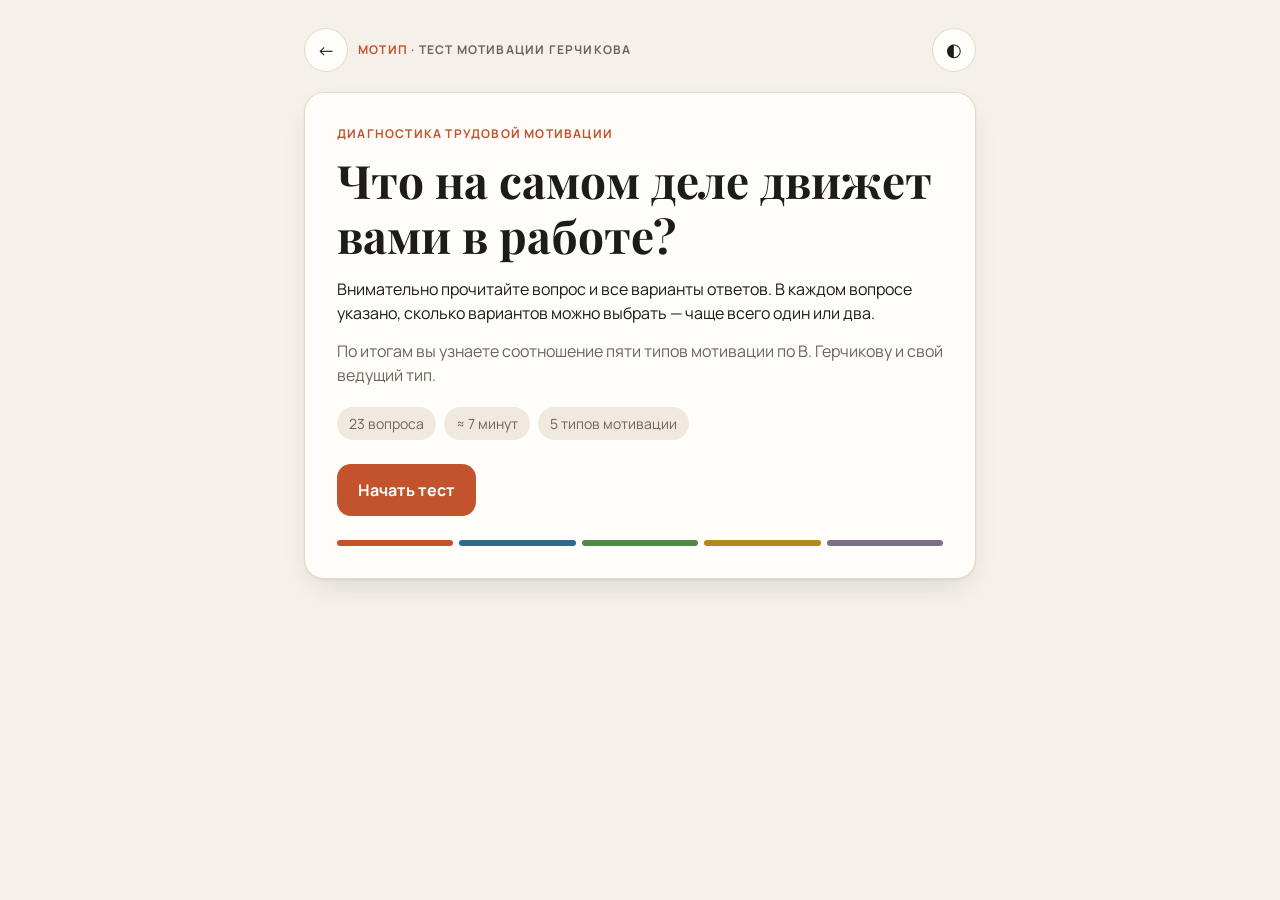
<file: motip.html>
<!doctype html>
<html lang="ru">
<head>
<meta charset="utf-8">
<meta name="viewport" content="width=device-width, initial-scale=1, viewport-fit=cover">
<meta name="theme-color" content="#f5f1ea" media="(prefers-color-scheme: light)">
<meta name="theme-color" content="#17140f" media="(prefers-color-scheme: dark)">
<title>Тест МОТИП</title>
<link rel="preconnect" href="https://fonts.googleapis.com">
<link rel="preconnect" href="https://fonts.gstatic.com" crossorigin>
<link href="https://fonts.googleapis.com/css2?family=Manrope:wght@400;500;600;700&family=Playfair+Display:wght@600;700&display=swap" rel="stylesheet">
<link rel="stylesheet" href="style.css">
</head>
<body>
<div class="wrap">
  <header class="top">
    <div class="top-left">
      <a class="back" href="index.html" aria-label="Все тесты">←</a>
      <div class="brand"><b>МОТИП</b><span> · тест мотивации Герчикова</span></div>
    </div>
    <button class="icon-btn" id="themeBtn" title="Сменить тему" aria-label="Сменить тему">◐</button>
  </header>
  <main id="app">
    <section class="card">
      <h2>Тест МОТИП</h2>
      <p class="muted" id="jsWarn">Если вы видите этот текст, значит, в этом приложении не работает JavaScript. Откройте файл в обычном браузере: Chrome, Safari, Яндекс Браузер.</p>
    </section>
  </main>
</div>

<script src="common.js"></script>
<script>
window.onerror = function (msg, src, line) {
  var w = document.getElementById("jsWarn");
  if (w) w.textContent = "Ошибка: " + msg + " (строка " + line + ")";
};
</script>
<script>
// ---------- Data ----------
const LETTERS = ["а", "б", "в", "г", "д", "е", "ж", "з"];
const IMP = ["очень важно", "не очень важно", "совсем не важно"];

const TYPES = {
  IN: { name: "Инструментальный", short: "ИН", color: "var(--t-in)",
    desc: "Сам процесс работы не является для такого сотрудника значимой ценностью, она только источник заработка. Работа — это инструмент достижения других целей. Сотрудник с таким типом мотивации будет работать с максимальной отдачей на любой работе, если его труд будет справедливо и высоко (в его понимании) оплачиваться. Скорее всего, будет эффективным и вовлечённым в сфере продаж и продвижения." },
  PR: { name: "Профессиональный", short: "ПР", color: "var(--t-pr)",
    desc: "Сотрудник с таким типом мотивации ценит в работе её содержание, возможность развиваться, повышать профессиональный уровень, самореализовываться, решать сложные задачи. Такие сотрудники оказываются вовлечёнными в работу полностью и часто имеют репутацию лучших по профессии в компании. Этим типом мотивации, как правило, обладают врачи, юристы, преподаватели, узкие специалисты." },
  PA: { name: "Патриотический", short: "ПА", color: "var(--t-pa)",
    desc: "Для работников этого типа важно чувствовать себя частью коллектива, бренда, принимать участие в реализации общего дела. Им важно чувствовать себя нужными. Важно общественное признание своих достижений. Готовы брать на себя повышенные обязательства и дополнительную работу ради этого. Среди обладателей этого типа мотивации встречаются представители всех профессий." },
  HO: { name: "Хозяйский", short: "ХО", color: "var(--t-ho)",
    desc: "Такой работник готов взять на себя полную ответственность за выполняемую работу. Предпочитает действовать самостоятельно, не приветствует промежуточный контроль. Будет выполнять работу с максимальной отдачей, не настаивая на её особой интересности или высокой оплате, не требуя дополнительных указаний. Часто противопоставляет себя коллективу. Таким типом обладают люди с задатками предпринимателей — хорошие проектные менеджеры." },
  LU: { name: "Люмпенизированный", short: "ЛЮ", color: "var(--t-lu)",
    desc: "Работник этого типа обладает очень слабой мотивацией к эффективной работе. Его основное стремление — минимизировать свои трудовые усилия на уровне, допустимом со стороны непосредственного руководителя. Вовлечь сотрудников с такой мотивацией очень сложно. Представители этого типа — линейные сотрудники, технический персонал." },
};
const TYPE_ORDER = ["IN", "PR", "PA", "HO", "LU"];

// max: how many answers allowed (1, 2 or Infinity)
// key: answer numbers (1 = "а") that give a point to each type
const QUESTIONS = [
  { id: 1, max: 2, text: "Что Вы больше всего цените в своей работе?",
    options: ["то, что я в основном сам решаю, что и как мне делать", "то, что она дает мне возможность проявить то, что я знаю и умею", "то, что я чувствую себя полезным и нужным", "то, что мне за нее относительно неплохо платят", "особенно ничего не ценю, но эта работа мне хорошо знакома и привычна"],
    key: { IN: [4], PR: [2], PA: [3], HO: [1], LU: [5] } },
  { id: 2, max: 1, text: "Какое выражение из перечисленных ниже Вам подходит более всего?",
    options: ["я хочу обеспечить своим трудом себе и своей семье приличный доход", "в своей работе я полный хозяин", "у меня достаточно знаний и опыта, чтобы справиться с любыми трудностями в моей работе", "я ценный, незаменимый для организации работник", "я всегда выполняю то, что от меня требуют"],
    key: { IN: [1], PR: [3], PA: [4], HO: [2], LU: [5] } },
  { id: 3, max: 2, text: "Как Вы предпочитаете работать?",
    options: ["предпочитаю делать то, что знакомо, привычно", "нужно, чтобы в работе постоянно появлялось что-то новое, чтобы не стоять на месте", "чтобы было точно известно, что нужно сделать и что я за это получу", "предпочитаю работать под полную личную ответственность", "готов(а) делать все, что нужно для организации"],
    key: { IN: [3], PR: [2], PA: [5], HO: [4], LU: [1] } },
  { id: 4, max: 2, text: "Допустим, что Вам предлагают другую работу в Вашей организации. При каких условиях Вы бы на это согласились?",
    options: ["если предложат намного более высокую зарплату", "если другая работа будет более творческой и интересной, чем нынешняя", "если новая работа даст мне больше самостоятельности", "если это очень нужно для организации", "при всех обстоятельствах я предпочел (предпочла) бы остаться на той работе, к которой привык (привыкла)"],
    key: { IN: [1], PR: [2], PA: [4], HO: [3], LU: [5] } },
  { id: 5, max: 2, text: "Попробуйте определить, что для Вас означает Ваш заработок?",
    options: ["плата за время и усилия, потраченные на выполнение работы", "это прежде всего плата за мои знания, квалификацию", "оплата за общие результаты деятельности организации", "мне нужен гарантированный заработок – пусть небольшой, но чтобы он был", "какой бы он ни был, я его заработал(а) сам(а)"],
    key: { IN: [1], PR: [2], PA: [3], HO: [5], LU: [4] } },
  { id: 6, max: 1, group: true, text: "Заработная плата и премии", options: IMP,
    key: { IN: [1] } },
  { id: 7, max: 1, group: true, text: "Доплаты за квалификацию", options: IMP,
    key: { IN: [1], PR: [1], PA: [3], HO: [3] } },
  { id: 8, max: 1, group: true, text: "Доплаты за тяжелые и вредные условия работы", options: IMP,
    key: { IN: [1], PR: [3], PA: [3], LU: [1] } },
  { id: 9, max: 1, group: true, text: "Социальные выплаты и льготы, пособия", options: IMP,
    key: { PR: [3], LU: [1] } },
  { id: 10, max: 1, group: true, text: "Доходы от капитала, акций", options: IMP,
    key: { IN: [3], PR: [3], PA: [3], HO: [1], LU: [3] } },
  { id: 11, max: 1, group: true, text: "Любые дополнительные приработки", options: IMP,
    key: { IN: [1], PA: [3], LU: [1] } },
  { id: 12, max: 1, group: true, text: "Приработки, но не любые, а только по своей специальности", options: IMP,
    key: { IN: [1], PR: [1], HO: [3], LU: [3] } },
  { id: 13, max: 1, group: true, text: "Доходы от личного хозяйства, дачного участка и т. п.", options: IMP,
    key: { HO: [1] } },
  { id: 14, max: 1, group: true, text: "Выигрыш в лотерею, казино и т. п.", options: IMP,
    key: { IN: [3], PR: [3], LU: [1] } },
  { id: 15, max: 1, text: "На каких принципах, по-вашему, должны строиться отношения между работником и организацией?",
    options: ["работник должен относиться к организации как к своему дому, отдавать ей все и вместе переживать трудности и подъемы. Организация должна соответственно оценивать преданность и труд работника", "работник продает организации свой труд, и если ему не дают хорошую цену, он вправе найти другого покупателя", "работник приходит в организацию для самореализации и относится к ней как к месту реализации своих способностей. Организация должна обеспечивать работнику такую возможность, извлекать из этого выгоду для себя и на этой основе развиваться", "работник тратит на организацию свои силы, а организация должна взамен гарантировать ему зарплату и социальные блага"],
    key: { IN: [2], PR: [3], PA: [1], HO: [1], LU: [4] } },
  { id: 16, max: 2, text: "Как Вы считаете, почему в процессе работы люди проявляют инициативу, вносят различные предложения?",
    options: ["чувствуют особую ответственность за свою работу", "из-за стремления реализовать свои знания и опыт, выйти за установленные работой рамки", "чаще всего из-за желания улучшить работу своей организации", "просто хотят выделиться или завоевать расположение начальства", "хотят заработать, поскольку всякая полезная инициатива должна вознаграждаться"],
    key: { IN: [5], PR: [2], PA: [3], HO: [1], LU: [4] } },
  { id: 17, max: 2, text: "Какое суждение о коллективной работе Вам ближе?",
    options: ["коллектив для меня очень важен, одному хороших результатов не добиться", "предпочитаю работать автономно, но чувствую себя так же хорошо, когда работаю вместе с интересными людьми", "мне нужна свобода действий, а коллектив чаще всего эту свободу ограничивает", "можно работать и в коллективе, но платить должны по личным результатам", "мне нравится работать в коллективе, так как там я среди своих"],
    key: { IN: [4], PR: [2], PA: [1], HO: [3], LU: [5] } },
  { id: 18, max: 2, text: "Представьте себе, что у Вас появилась возможность стать владельцем Вашей организации. Воспользуетесь ли Вы этой возможностью?",
    options: ["да, так как я смогу участвовать в управлении организацией", "да, потому что это может увеличить мой доход", "да, так как настоящий работник должен быть совладельцем", "вряд ли: на заработке это не скажется, участие в управлении меня не интересует, а работе это помешает", "нет, не нужны мне лишние заботы"],
    key: { IN: [2], PR: [4], PA: [1], HO: [3, 1], LU: [5] } },
  { id: 19, max: 2, text: "Представьте, пожалуйста, что Вы сейчас ищете работу. Вам предлагают несколько работ. Какую из них Вы выберете?",
    options: ["наиболее интересную, творческую", "наиболее самостоятельную, независимую", "за которую больше платят", "чтобы за не слишком большие деньги не требовалось особенно «надрываться»", "не могу представить, что я уйду из нашей организации"],
    key: { IN: [3], PR: [1], PA: [5], HO: [2], LU: [4] } },
  { id: 20, max: 2, text: "Что Вы прежде всего учитываете, когда оцениваете успехи другого работника в Вашей организации?",
    options: ["его зарплату, доходы, материальное положение", "уровень его профессионализма, квалификации", "насколько хорошо он «устроился»", "насколько его уважают в организации", "насколько он самостоятелен, независим"],
    key: { IN: [1], PR: [2], PA: [4], HO: [5], LU: [3] } },
  { id: 21, max: Infinity, text: "Если положение в Вашей организации ухудшится, на какие перемены в Вашей работе и положении Вы согласитесь ради того, чтобы остаться на работе?",
    options: ["освоить новую профессию", "работать неполный рабочий день или перейти на менее квалифицированную работу и меньше получать", "перейти на менее удобный режим работы", "работать более интенсивно", "соглашусь просто терпеть, потому что деваться некуда", "скорее всего я просто уйду из этой организации"],
    key: { IN: [4, 6], PR: [1, 4, 7], PA: [1, 2, 4, 5], HO: [1, 2, 4], LU: [2, 5] } },
  { id: 22, max: 2, text: "Если Вы руководитель, то что Вас привлекает прежде всего в этом положении?",
    options: ["возможность принимать самостоятельные, ответственные решения", "возможность принести наибольшую пользу организации", "высокий уровень оплаты", "возможность организовывать работу других людей", "возможность наилучшим образом применить свои знания и умения", "ничего особенно не привлекает, за положение руководителя не держусь"],
    key: { IN: [3, 6], PR: [5], PA: [2], HO: [1], LU: [4] } },
  { id: 23, max: 2, text: "Если Вы не являетесь руководителем, то хотели бы Вы им стать?",
    options: ["да, поскольку это даст возможность принимать самостоятельные, ответственные решения", "не против, если это нужно для пользы дела", "да, так как при этом я смогу лучше применить свои знания и умения", "да, если это будет должным образом оплачиваться", "нет, профессионал может отвечать только за самого себя", "нет, руководство меня не привлекает, а хорошо заработать я могу и на своем месте", "да, чем я хуже других", "нет, это слишком большая нагрузка для меня"],
    key: { IN: [4, 6], PR: [3, 5], PA: [2], HO: [1, 3], LU: [7, 8] } },
];

const ROLE_STEP = { id: "role", max: 1, text: "Являетесь ли Вы руководителем?",
  options: ["да, я руководитель", "нет, я не руководитель"] };

// ---------- State ----------
const STORE_KEY = "motip-state-v1";
let state = { screen: "intro", step: 0, answers: {} };

function save() {
  try { localStorage.setItem(STORE_KEY, JSON.stringify(state)); } catch (e) {}
}
function load() {
  try {
    const raw = localStorage.getItem(STORE_KEY);
    if (raw) state = Object.assign(state, JSON.parse(raw));
  } catch (e) {}
}

// Steps: Q1–21, role gate, then Q22 (leader) or Q23 (not a leader)
function steps() {
  const list = QUESTIONS.slice(0, 21);
  list.push(ROLE_STEP);
  const role = state.answers.role;
  list.push(role && role[0] === 2 ? QUESTIONS[22] : QUESTIONS[21]);
  return list;
}

// ---------- Scoring ----------
function score() {
  const totals = {};
  TYPE_ORDER.forEach(t => { totals[t] = 0; });
  const rows = [];
  for (const q of QUESTIONS) {
    const picked = state.answers[q.id];
    if (!picked || !picked.length) continue;
    const hits = {};
    for (const t of TYPE_ORDER) {
      const keys = q.key[t] || [];
      // Each matching answer gives one point
      hits[t] = picked.filter(a => keys.includes(a)).length;
      totals[t] += hits[t];
    }
    rows.push({ q, picked, hits });
  }
  const sum = TYPE_ORDER.reduce((s, t) => s + totals[t], 0);
  const max = Math.max(...TYPE_ORDER.map(t => totals[t]));
  const leaders = TYPE_ORDER.filter(t => totals[t] === max && max > 0);
  return { totals, rows, sum, max, leaders };
}

// ---------- Render ----------
const app = document.getElementById("app");
const esc = s => String(s).replace(/[&<>"]/g, c => ({ "&": "&amp;", "<": "&lt;", ">": "&gt;", '"': "&quot;" }[c]));

function render() {
  app.innerHTML = "";
  document.body.classList.toggle("has-bar", state.screen === "quiz");
  if (state.screen === "intro") renderIntro();
  else if (state.screen === "quiz") renderQuestion();
  else renderResult();
  save();
}

function renderIntro() {
  const hasProgress = Object.keys(state.answers).length > 0;
  app.innerHTML = `
    <section class="card intro fade">
      <div class="eyebrow">Диагностика трудовой мотивации</div>
      <h1>Что на самом деле движет вами в работе?</h1>
      <p>Внимательно прочитайте вопрос и все варианты ответов. В каждом вопросе указано, сколько вариантов можно выбрать — чаще всего один или два.</p>
      <p class="muted">По итогам вы узнаете соотношение пяти типов мотивации по В. Герчикову и свой ведущий тип.</p>
      <div class="facts">
        <span class="fact">23 вопроса</span>
        <span class="fact">≈ 7 минут</span>
        <span class="fact">5 типов мотивации</span>
      </div>
      <div class="intro-actions">
        <button class="btn btn-primary btn-block" id="startBtn">${hasProgress ? "Продолжить" : "Начать тест"}</button>
        ${hasProgress ? `<button class="btn btn-ghost btn-block" id="resetBtn">Начать заново</button>` : ""}
      </div>
      <div class="types-preview">${TYPE_ORDER.map(t => `<span style="background:${TYPES[t].color}"></span>`).join("")}</div>
    </section>`;
  document.getElementById("startBtn").onclick = () => { state.screen = "quiz"; render(); };
  const r = document.getElementById("resetBtn");
  if (r) r.onclick = reset;
}

function hintFor(q) {
  if (q.max === 1) return "Выберите один ответ";
  if (q.max === 2) return "Можно выбрать один или два ответа";
  return "Можно выбрать сколько угодно ответов";
}

function renderQuestion() {
  const list = steps();
  const q = list[state.step];
  const picked = state.answers[q.id] || [];
  const total = list.length;
  const pct = Math.round((state.step / total) * 100);
  const num = q.id === "role" ? "22–23" : q.id;
  const groupNote = q.group ? `<div class="group-note">Как Вы относитесь к перечисленным ниже источникам дохода?</div>` : "";

  app.innerHTML = `
    <div class="progress">
      <div class="progress-meta"><span>Вопрос ${state.step + 1} из ${total}</span><span>${pct}%</span></div>
      <div class="progress-bar"><i style="width:${pct}%"></i></div>
    </div>
    <section class="card fade">
      ${groupNote}
      <div class="q-num">№ ${num}</div>
      <h2 class="q-text">${esc(q.text)}</h2>
      <div class="q-hint"><span class="pill">${q.max === 1 ? "1" : q.max === 2 ? "1–2" : "любое число"}</span>${hintFor(q)}</div>
      <div class="options" role="group">
        ${q.options.map((o, i) => `
          <button class="opt ${q.max === 1 ? "radio" : ""}" data-n="${i + 1}" aria-pressed="${picked.includes(i + 1)}">
            <span class="mark">${LETTERS[i]}</span><span class="label">${esc(o)}</span>
          </button>`).join("")}
      </div>
    </section>
    <div class="bottom-bar">
      <div class="inner">
        <div class="toast" id="toast" aria-live="polite"></div>
        <div class="nav">
          <button class="btn btn-ghost" id="backBtn">← Назад</button>
          <button class="btn btn-primary" id="nextBtn" ${picked.length ? "" : "disabled"}>${state.step === total - 1 ? "Результат" : "Далее →"}</button>
        </div>
      </div>
    </div>
    <div class="kbd-hint">Клавиши <kbd>1</kbd>–<kbd>${q.options.length}</kbd> — выбор, <kbd>Enter</kbd> — далее</div>`;

  app.querySelectorAll(".opt").forEach(b => b.onclick = () => toggle(q, +b.dataset.n, b));
  document.getElementById("backBtn").onclick = back;
  document.getElementById("nextBtn").onclick = next;
}

function toggle(q, n, el) {
  let picked = (state.answers[q.id] || []).slice();
  const toast = document.getElementById("toast");
  toast.textContent = "";
  if (q.max === 1) {
    picked = [n];
  } else if (picked.includes(n)) {
    picked = picked.filter(x => x !== n);
  } else if (picked.length >= q.max) {
    toast.textContent = `Можно выбрать не более ${q.max} вариантов — снимите один из выбранных.`;
    el.classList.remove("shake"); void el.offsetWidth; el.classList.add("shake");
    return;
  } else {
    picked.push(n);
  }
  state.answers[q.id] = picked.sort((a, b) => a - b);

  // Changing the role resets the branch answer that no longer applies
  if (q.id === "role") delete state.answers[n === 1 ? 23 : 22];

  app.querySelectorAll(".opt").forEach(b => b.setAttribute("aria-pressed", picked.includes(+b.dataset.n)));
  document.getElementById("nextBtn").disabled = picked.length === 0;
  save();

  // Auto-advance on single-choice questions
  if (q.max === 1) setTimeout(() => { if (state.screen === "quiz" && steps()[state.step] === q) next(); }, 260);
}

function next() {
  const list = steps();
  const q = list[state.step];
  if (!(state.answers[q.id] || []).length) return;
  if (state.step < list.length - 1) state.step++;
  else state.screen = "result";
  render();
  window.scrollTo({ top: 0, behavior: "smooth" });
}

function back() {
  if (state.step === 0) state.screen = "intro";
  else state.step--;
  render();
  window.scrollTo({ top: 0 });
}

function reset() {
  state = { screen: "intro", step: 0, answers: {} };
  render();
}

function renderResult() {
  const { totals, rows, sum, max, leaders } = score();
  const sorted = TYPE_ORDER.slice().sort((a, b) => totals[b] - totals[a]);
  const leadNames = leaders.map(t => TYPES[t].name.toLowerCase());
  const title = leaders.length > 1
    ? `Смешанный тип: ${leadNames.join(" + ")}`
    : `${TYPES[leaders[0]].name} тип`;

  const bars = sorted.map(t => {
    const share = sum ? Math.round(totals[t] / sum * 100) : 0;
    const w = max ? (totals[t] / max) * 100 : 0;
    return `
      <div class="bar-row ${leaders.includes(t) ? "lead" : ""}">
        <div class="bar-name"><span>${TYPES[t].name}</span><small>${TYPES[t].short}</small></div>
        <div class="bar-track"><div class="bar-fill" data-w="${w}" style="background:${TYPES[t].color}"></div></div>
        <div class="bar-val">${totals[t]}<small>${share}%</small></div>
      </div>`;
  }).join("");

  const cards = sorted.map(t => `
    <div class="type-card" style="--c:${TYPES[t].color}">
      <h4><span>${TYPES[t].name}</span><span class="muted">${totals[t]} б.</span></h4>
      <p>${TYPES[t].desc}</p>
    </div>`).join("");

  const tableRows = rows.map(({ q, picked, hits }) => `
    <tr>
      <td>${q.id}</td>
      <td>${picked.map(n => LETTERS[n - 1]).join(", ")}</td>
      ${TYPE_ORDER.map(t => {
        const keys = (q.key[t] || []).map(n => LETTERS[n - 1]).join(", ");
        return hits[t] ? `<td class="hit" title="Ключ: ${keys}">+${hits[t]}</td>` : `<td class="key-cell">${keys ? keys : "—"}</td>`;
      }).join("")}
    </tr>`).join("");

  app.innerHTML = `
    <div class="stack">
      <section class="card result-head fade">
        <div class="eyebrow">Ваш ведущий тип мотивации</div>
        <h1 class="lead-type">${esc(title)}</h1>
        <p class="lead-desc">${leaders.map(t => TYPES[t].desc).join("</p><p class='lead-desc'>")}</p>
      </section>

      <section class="card fade">
        <h3>Профиль мотивации</h3>
        <div class="bars">${bars}</div>
        <p class="muted" style="font-size:14px;margin:18px 0 0">Каждый человек — сочетание пяти «чистых» типов в разных пропорциях. Баллы — число совпадений ответов с ключом; процент — доля от всех ${sum} баллов.</p>
      </section>

      <section class="card fade">
        <h3>Все типы</h3>
        <div class="type-cards">${cards}</div>
      </section>

      <section class="card fade">
        <details class="key">
          <summary>Таблица подсчёта по ключу</summary>
          <div class="table-wrap">
            <table>
              <thead><tr><th>Вопрос</th><th>Ответ</th>${TYPE_ORDER.map(t => `<th>${TYPES[t].short}</th>`).join("")}</tr></thead>
              <tbody>${tableRows}</tbody>
              <tfoot><tr><td>Итого</td><td></td>${TYPE_ORDER.map(t => `<td>${totals[t]}</td>`).join("")}</tr></tfoot>
            </table>
          </div>
          <p class="muted" style="font-size:13px;margin:10px 0 0">Выделены совпадения (+1 балл). В остальных ячейках — варианты ключа для этого типа.</p>
        </details>
      </section>

      <div class="actions">
        <button class="btn btn-primary btn-block" id="saveBtn">Сохранить результат</button>
        <button class="btn btn-ghost btn-block" id="editBtn">Изменить ответы</button>
        <button class="btn btn-ghost btn-block" id="againBtn">Пройти заново</button>
        <a class="btn btn-ghost btn-block" href="index.html" style="text-decoration:none">Все тесты</a>
      </div>
    </div>`;

  requestAnimationFrame(() => requestAnimationFrame(() =>
    app.querySelectorAll(".bar-fill").forEach(b => b.style.width = b.dataset.w + "%")));
  const image = prepareResultImage({
    brand: "Тест МОТИП · Герчиков",
    eyebrow: "Ведущий тип мотивации",
    title,
    descs: leaders.map(t => TYPES[t].desc),
    barsTitle: "Профиль мотивации",
    rows: sorted.map(t => ({
      label: TYPES[t].name, sub: TYPES[t].short, value: totals[t],
      share: sum ? Math.round(totals[t] / sum * 100) : 0,
      width: max ? totals[t] / max * 100 : 0,
      color: TYPES[t].color, lead: leaders.includes(t)
    })),
    note: "Баллы — число совпадений ответов с ключом, процент — доля от всех " + sum + " баллов.",
    filename: "motip-rezultat"
  });
  document.getElementById("saveBtn").onclick = () => image.save();
  document.getElementById("editBtn").onclick = () => { state.screen = "quiz"; state.step = 0; render(); };
  document.getElementById("againBtn").onclick = reset;
}

// ---------- Keyboard ----------
document.addEventListener("keydown", e => {
  if (state.screen !== "quiz" || e.ctrlKey || e.metaKey || e.altKey) return;
  const n = parseInt(e.key, 10);
  if (n >= 1 && n <= 9) {
    const btn = app.querySelector(`.opt[data-n="${n}"]`);
    if (btn) btn.click();
  } else if (e.key === "Enter" && !(document.activeElement && document.activeElement.classList.contains("opt"))) {
    next();
  } else if (e.key === "Backspace") {
    back();
  }
});

load();
render();
</script>
</body>
</html>
</file>
<file: style.css>
:root {
    --bg: #f5f1ea;
    --surface: #fffdf9;
    --surface-2: #efe9df;
    --ink: #1f1b16;
    --muted: #6d655b;
    --line: #e2d9cb;
    --accent: #c2532d;
    --accent-ink: #ffffff;
    --accent-soft: #f6e1d6;
    --shadow: 0 1px 2px rgba(40, 28, 15, .06), 0 12px 32px -12px rgba(40, 28, 15, .18);
    --bar-bg: rgba(245, 241, 234, .92);
    --t-in: #c2532d;
    --t-pr: #2d6a8f;
    --t-pa: #4f8a4b;
    --t-ho: #b08a1e;
    --t-lu: #7c6f86;
    --radius: 16px;
    --safe-b: env(safe-area-inset-bottom, 0px);
  }
  @media (prefers-color-scheme: dark) {
    :root:not([data-theme="light"]) {
      --bg: #17140f;
      --surface: #211d17;
      --surface-2: #2b261e;
      --ink: #f1ebe2;
      --muted: #a89e90;
      --line: #3a342a;
      --accent: #e5774f;
      --accent-ink: #1a120c;
      --accent-soft: #3a2519;
      --shadow: 0 1px 2px rgba(0,0,0,.3), 0 16px 40px -16px rgba(0,0,0,.6);
      --bar-bg: rgba(23, 20, 15, .92);
      --t-in: #e5774f;
      --t-pr: #5fa3cc;
      --t-pa: #7dbb78;
      --t-ho: #d9b44a;
      --t-lu: #a99bb3;
    }
  }
  :root[data-theme="dark"] {
    --bg: #17140f;
    --surface: #211d17;
    --surface-2: #2b261e;
    --ink: #f1ebe2;
    --muted: #a89e90;
    --line: #3a342a;
    --accent: #e5774f;
    --accent-ink: #1a120c;
    --accent-soft: #3a2519;
    --shadow: 0 1px 2px rgba(0,0,0,.3), 0 16px 40px -16px rgba(0,0,0,.6);
    --bar-bg: rgba(23, 20, 15, .92);
    --t-in: #e5774f;
    --t-pr: #5fa3cc;
    --t-pa: #7dbb78;
    --t-ho: #d9b44a;
    --t-lu: #a99bb3;
  }

  /* ---------- Base (mobile first) ---------- */
  * { box-sizing: border-box; }
  html, body { margin: 0; }
  html { -webkit-text-size-adjust: 100%; }
  body {
    background: var(--bg);
    color: var(--ink);
    font-family: "Manrope", system-ui, -apple-system, "Segoe UI", sans-serif;
    font-size: 16px;
    line-height: 1.5;
    min-height: 100vh;
    min-height: 100dvh;
    -webkit-font-smoothing: antialiased;
    -webkit-tap-highlight-color: transparent;
  }
  button { touch-action: manipulation; }
  .wrap { max-width: 720px; margin: 0 auto; padding: 12px 16px 24px; }
  body.has-bar .wrap { padding-bottom: calc(132px + var(--safe-b)); }

  header.top {
    display: flex; align-items: center; justify-content: space-between;
    height: 44px; margin-bottom: 8px;
  }
  .brand { font-weight: 700; letter-spacing: .1em; font-size: 12px; text-transform: uppercase; color: var(--muted); }
  .brand b { color: var(--accent); }
  .brand span { display: none; }
  .icon-btn {
    border: 1px solid var(--line); background: var(--surface); color: var(--ink);
    width: 44px; height: 44px; border-radius: 50%; cursor: pointer;
    display: grid; place-items: center; font-size: 18px;
  }

  h1, h2, h3 { font-family: "Playfair Display", Georgia, serif; line-height: 1.2; margin: 0; }
  h1 { font-size: 30px; }
  h2 { font-size: 21px; }
  .muted { color: var(--muted); }

  .card {
    background: var(--surface);
    border: 1px solid var(--line);
    border-radius: var(--radius);
    box-shadow: var(--shadow);
    padding: 20px 16px;
  }

  .btn {
    font: inherit; font-weight: 700; font-size: 16px;
    border: 1px solid transparent; border-radius: 14px;
    min-height: 52px; padding: 0 20px; cursor: pointer;
    display: inline-flex; align-items: center; justify-content: center;
    transition: transform .12s ease, opacity .15s;
  }
  .btn:active { transform: scale(.98); }
  .btn-primary { background: var(--accent); color: var(--accent-ink); }
  .btn-primary:disabled { opacity: .4; cursor: not-allowed; transform: none; }
  .btn-ghost { background: var(--surface); color: var(--ink); border-color: var(--line); }
  .btn-ghost:disabled { opacity: .35; cursor: not-allowed; }
  .btn-block { width: 100%; }

  /* Intro */
  .intro .eyebrow { color: var(--accent); font-weight: 700; font-size: 12px; letter-spacing: .1em; text-transform: uppercase; margin-bottom: 10px; }
  .intro p { margin: 14px 0 0; }
  .facts { display: flex; gap: 8px; flex-wrap: wrap; margin: 20px 0 24px; }
  .fact { background: var(--surface-2); border-radius: 999px; padding: 6px 12px; font-size: 14px; color: var(--muted); }
  .intro-actions { display: grid; gap: 10px; }
  .types-preview { display: flex; gap: 6px; margin-top: 24px; }
  .types-preview span { flex: 1; height: 6px; border-radius: 3px; }

  /* Sticky progress */
  .progress {
    position: sticky; top: 0; z-index: 5;
    background: var(--bg);
    margin: 0 -16px 12px; padding: 8px 16px 10px;
  }
  .progress-meta { display: flex; justify-content: space-between; font-size: 13px; color: var(--muted); margin-bottom: 6px; font-variant-numeric: tabular-nums; }
  .progress-bar { height: 6px; border-radius: 3px; background: var(--surface-2); overflow: hidden; }
  .progress-bar > i { display: block; height: 100%; background: var(--accent); border-radius: 3px; transition: width .35s ease; }

  /* Question */
  .group-note { font-size: 14px; color: var(--muted); background: var(--surface-2); border-radius: 10px; padding: 8px 12px; margin-bottom: 12px; }
  .q-num { font-family: "Playfair Display", Georgia, serif; color: var(--accent); font-size: 16px; font-weight: 700; }
  .q-text { margin: 4px 0 10px; }
  .q-hint { font-size: 14px; color: var(--muted); margin-bottom: 16px; display: flex; align-items: center; gap: 8px; flex-wrap: wrap; }
  .q-hint .pill { background: var(--accent-soft); color: var(--accent); border-radius: 999px; padding: 2px 10px; font-weight: 700; font-size: 13px; }
  .options { display: grid; gap: 8px; }
  .opt {
    display: flex; gap: 12px; align-items: flex-start; text-align: left;
    width: 100%; min-height: 56px; font: inherit; font-size: 16px; color: inherit;
    background: var(--surface); border: 1.5px solid var(--line); border-radius: 14px;
    padding: 12px 14px; cursor: pointer;
    transition: border-color .15s, background .15s, transform .1s;
  }
  .opt:active { transform: scale(.99); }
  .opt:focus-visible { outline: 2px solid var(--accent); outline-offset: 2px; }
  .opt .mark {
    flex: none; width: 30px; height: 30px; border-radius: 9px;
    display: grid; place-items: center;
    background: var(--surface-2); color: var(--muted);
    font-weight: 700; font-size: 14px;
    transition: background .15s, color .15s;
  }
  .opt.radio .mark { border-radius: 50%; }
  .opt[aria-pressed="true"] { border-color: var(--accent); background: var(--accent-soft); }
  .opt[aria-pressed="true"] .mark { background: var(--accent); color: var(--accent-ink); }
  .opt .label { padding-top: 3px; }
  .shake { animation: shake .35s ease; }
  @keyframes shake { 20%,60% { transform: translateX(-4px); } 40%,80% { transform: translateX(4px); } }

  /* Bottom action bar (thumb zone) */
  .bottom-bar {
    position: fixed; left: 0; right: 0; bottom: 0; z-index: 10;
    background: var(--bar-bg);
    -webkit-backdrop-filter: blur(12px); backdrop-filter: blur(12px);
    border-top: 1px solid var(--line);
    padding: 8px 16px calc(12px + var(--safe-b));
  }
  .bottom-bar .inner { max-width: 720px; margin: 0 auto; }
  .toast { min-height: 20px; font-size: 13px; line-height: 1.35; color: var(--accent); margin-bottom: 6px; text-align: center; }
  .nav { display: grid; grid-template-columns: 1fr 2fr; gap: 10px; }
  .kbd-hint { display: none; }
  kbd { font-family: inherit; border: 1px solid var(--line); border-bottom-width: 2px; border-radius: 5px; padding: 0 5px; font-size: 12px; }

  .fade { animation: fade .3s ease; }
  @keyframes fade { from { opacity: 0; transform: translateY(6px); } to { opacity: 1; transform: none; } }

  /* Results */
  .stack > * + * { margin-top: 12px; }
  .result-head .eyebrow { color: var(--muted); font-size: 14px; margin-bottom: 6px; }
  .lead-type { font-size: 28px; }
  .lead-desc { margin: 12px 0 0; }
  .section h3, .card h3 { font-size: 20px; margin-bottom: 14px; }

  .bars { display: grid; gap: 16px; }
  .bar-row { display: grid; grid-template-columns: minmax(0, 1fr) auto; align-items: center; column-gap: 12px; row-gap: 6px; }
  .bar-name { font-weight: 600; font-size: 15px; display: flex; align-items: baseline; gap: 6px; min-width: 0; }
  .bar-name > span { overflow: hidden; text-overflow: ellipsis; white-space: nowrap; }
  .bar-name small { color: var(--muted); font-weight: 500; font-size: 13px; flex: none; }
  .bar-track { grid-column: 1 / -1; grid-row: 2; height: 12px; background: var(--surface-2); border-radius: 6px; overflow: hidden; }
  .bar-fill { height: 100%; border-radius: 6px; width: 0; transition: width .9s cubic-bezier(.2,.8,.2,1); }
  .bar-val { display: flex; align-items: baseline; justify-content: flex-end; gap: 8px; font-variant-numeric: tabular-nums; font-weight: 700; white-space: nowrap; }
  .bar-val small { font-weight: 500; color: var(--muted); font-size: 13px; min-width: 34px; text-align: right; }
  .bar-row.lead .bar-name { color: var(--accent); }

  .type-cards { display: grid; gap: 10px; }
  .type-card { border: 1px solid var(--line); border-left: 4px solid var(--c); border-radius: 12px; padding: 12px 14px; }
  .type-card h4 { margin: 0 0 4px; font-size: 16px; display: flex; justify-content: space-between; gap: 10px; }
  .type-card p { margin: 0; font-size: 15px; color: var(--muted); }

  details.key summary { cursor: pointer; font-weight: 700; list-style: none; display: flex; align-items: center; gap: 8px; min-height: 44px; }
  details.key summary::-webkit-details-marker { display: none; }
  details.key summary::before { content: "▸"; color: var(--accent); transition: transform .15s; }
  details.key[open] summary::before { transform: rotate(90deg); }
  .table-wrap { overflow-x: auto; -webkit-overflow-scrolling: touch; margin-top: 10px; border: 1px solid var(--line); border-radius: 12px; }
  table { border-collapse: collapse; width: 100%; font-size: 13px; font-variant-numeric: tabular-nums; }
  th, td { padding: 8px 6px; border-bottom: 1px solid var(--line); text-align: center; white-space: nowrap; }
  th { background: var(--surface-2); font-weight: 700; }
  td:first-child, th:first-child { text-align: left; padding-left: 10px; }
  td.hit { background: var(--accent-soft); color: var(--accent); font-weight: 700; }
  td.key-cell { color: var(--muted); }
  tfoot td { font-weight: 700; background: var(--surface-2); border-bottom: none; }

  .actions { display: grid; gap: 10px; margin-top: 16px; }

  /* ---------- Hover only on real pointers ---------- */
  @media (hover: hover) {
    .icon-btn:hover { border-color: var(--accent); }
    .opt:hover { border-color: var(--muted); }
    .opt[aria-pressed="true"]:hover { border-color: var(--accent); }
    .btn-primary:hover:not(:disabled) { filter: brightness(1.05); }
    .btn-ghost:hover:not(:disabled) { border-color: var(--muted); }
  }

  /* ---------- Tablet / desktop ---------- */
  @media (min-width: 640px) {
    .wrap { padding: 28px 24px 48px; }
    header.top { margin-bottom: 20px; }
    .brand span { display: inline; }
    h1 { font-size: 46px; }
    h2 { font-size: 27px; }
    .card { padding: 32px; border-radius: 20px; }
    .intro-actions { display: flex; gap: 12px; }
    .intro-actions .btn { width: auto; }
    .progress { margin: 0 0 16px; padding: 8px 0 10px; }
    .lead-type { font-size: 40px; }
    .stack > * + * { margin-top: 18px; }
    .bar-row { grid-template-columns: 220px minmax(0, 1fr) 92px; column-gap: 16px; }
    .bar-name { justify-content: space-between; }
    .bar-track { grid-column: auto; grid-row: auto; height: 14px; border-radius: 7px; }
    .actions { display: flex; flex-wrap: wrap; gap: 12px; }
    .actions .btn { width: auto; }
    table { font-size: 14px; }
    th, td { padding: 8px 10px; }
  }
  @media (min-width: 640px) and (hover: hover) {
    .kbd-hint { display: block; text-align: center; font-size: 13px; color: var(--muted); margin-top: 18px; }
    body.has-bar .wrap { padding-bottom: 48px; }
    .bottom-bar { position: static; background: none; border: 0; padding: 0; -webkit-backdrop-filter: none; backdrop-filter: none; }
    .bottom-bar { margin-top: 8px; }
    .bottom-bar .inner { max-width: none; }
    .nav { display: flex; justify-content: space-between; }
    .nav .btn { min-width: 150px; }
    .toast { text-align: left; margin: 12px 0 8px; }
  }

  @media print {
    header.top, .actions, .kbd-hint, .bottom-bar { display: none; }
    body { background: #fff; }
    .card { box-shadow: none; }
  }

  /* ---------- Culture test colors ---------- */
  :root {
    --c-pu: #7b4fa6;
    --c-re: #c73a3a;
    --c-bl: #2f63b3;
    --c-or: #db7a22;
    --c-gr: #3d8c4f;
    --d-d: #c73a3a;
    --d-i: #b8890a;
    --d-s: #3d8c4f;
    --d-c: #2f63b3;
  }
  @media (prefers-color-scheme: dark) {
    :root:not([data-theme="light"]) {
      --c-pu: #a884d0;
      --c-re: #e86a63;
      --c-bl: #6f9ee6;
      --c-or: #f0a052;
      --c-gr: #6fbf7f;
      --d-d: #e86a63;
      --d-i: #e3bd4a;
      --d-s: #6fbf7f;
      --d-c: #6f9ee6;
    }
  }
  :root[data-theme="dark"] {
    --c-pu: #a884d0;
    --c-re: #e86a63;
    --c-bl: #6f9ee6;
    --c-or: #f0a052;
    --c-gr: #6fbf7f;
      --d-d: #e86a63;
      --d-i: #e3bd4a;
      --d-s: #6fbf7f;
      --d-c: #6f9ee6;
  }
  @media (prefers-color-scheme: dark) { :root:not([data-theme="light"]) { color-scheme: dark; } }
  :root[data-theme="dark"] { color-scheme: dark; }

  /* ---------- Header back link ---------- */
  .top-left { display: flex; align-items: center; gap: 10px; min-width: 0; }
  .back {
    width: 44px; height: 44px; border-radius: 50%; flex: none;
    display: grid; place-items: center;
    border: 1px solid var(--line); background: var(--surface);
    color: var(--ink); text-decoration: none; font-size: 18px;
  }
  .back:focus-visible, .test-card:focus-visible { outline: 2px solid var(--accent); outline-offset: 2px; }

  /* ---------- Landing ---------- */
  .hero { padding: 12px 0 20px; }
  .hero .eyebrow { color: var(--accent); font-weight: 700; font-size: 12px; letter-spacing: .1em; text-transform: uppercase; margin-bottom: 10px; }
  .hero h1 { text-wrap: balance; }
  .hero p { margin: 12px 0 0; color: var(--muted); max-width: 52ch; }
  .tests { display: grid; gap: 14px; }
  .test-card {
    display: grid; gap: 12px;
    color: inherit; text-decoration: none;
    background: var(--surface); border: 1px solid var(--line); border-radius: var(--radius);
    box-shadow: var(--shadow); padding: 20px 16px;
    transition: border-color .15s, transform .15s;
  }
  .test-card:active { transform: scale(.99); }
  .test-card .strip { display: flex; gap: 4px; }
  .test-card .strip span { flex: 1; height: 5px; border-radius: 3px; }
  .test-card .kicker { font-size: 13px; color: var(--muted); font-weight: 600; }
  .test-card h2 { font-size: 24px; }
  .test-card p { margin: 0; color: var(--muted); }
  .test-card .facts { margin: 0; }
  .test-card .go { display: flex; align-items: center; justify-content: space-between; gap: 12px; flex-wrap: wrap; }
  .test-card .go .btn { pointer-events: none; }
  .status { font-size: 13px; font-weight: 700; border-radius: 999px; padding: 4px 10px; background: var(--surface-2); color: var(--muted); }
  .status.done { background: var(--accent-soft); color: var(--accent); }
  .foot { margin-top: 24px; font-size: 13px; color: var(--muted); text-align: center; }

  /* ---------- Culture result extras ---------- */
  .chip { display: inline-flex; align-items: center; gap: 6px; font-weight: 700; font-size: 13px; white-space: nowrap; }
  .chip::before { content: ""; width: 10px; height: 10px; border-radius: 50%; background: var(--c); }
  .answer-list { display: grid; gap: 0; }
  .answer-item { display: grid; gap: 4px; padding: 12px 0; border-bottom: 1px solid var(--line); }
  .answer-item:last-child { border-bottom: 0; }
  .answer-item .topic { display: flex; justify-content: space-between; gap: 10px; font-size: 13px; color: var(--muted); font-weight: 600; }
  .answer-item .text { font-size: 15px; }
  .type-card ul { margin: 8px 0 0; padding-left: 18px; color: var(--muted); font-size: 15px; }
  .note { font-size: 13px; color: var(--muted); margin: 14px 0 0; }

  @media (hover: hover) {
    .back:hover { border-color: var(--accent); }
    .test-card:hover { border-color: var(--accent); }
  }
  @media (min-width: 640px) {
    .hero { padding: 20px 0 32px; }
    .tests { gap: 18px; }
    .test-card { padding: 28px; border-radius: 20px; }
  }
  @media (prefers-reduced-motion: reduce) {
    *, *::before, *::after { animation: none !important; transition: none !important; }
  }

  /* ---------- Save-as-image fallback ---------- */
  .save-overlay {
    position: fixed; inset: 0; z-index: 50;
    background: rgba(0, 0, 0, .6);
    display: grid; place-items: center;
    padding: calc(16px + env(safe-area-inset-top, 0px)) 16px calc(16px + env(safe-area-inset-bottom, 0px));
    overflow-y: auto;
  }
  .save-box { background: var(--surface); border-radius: var(--radius); padding: 16px; width: 100%; max-width: 480px; display: grid; gap: 12px; }
  .save-box p { margin: 0; font-size: 14px; color: var(--muted); text-align: center; }
  .save-box img { width: 100%; height: auto; border-radius: 10px; border: 1px solid var(--line); -webkit-touch-callout: default; }
  .btn[aria-busy="true"] { opacity: .6; pointer-events: none; }

  /* ---------- Landing with three tests ---------- */
  .wrap.wide { max-width: 1080px; }
  @media (min-width: 960px) {
    .tests { grid-template-columns: repeat(3, minmax(0, 1fr)); }
    .test-card { grid-template-rows: auto auto auto 1fr auto auto; }
  }

  /* ---------- DISC result ---------- */
  .score-tiles { display: grid; grid-template-columns: repeat(4, minmax(0, 1fr)); gap: 8px; margin-top: 20px; }
  .tile { border: 1px solid var(--line); border-top: 4px solid var(--c); border-radius: 12px; padding: 10px 8px; text-align: center; }
  .tile b { display: block; font-size: 26px; line-height: 1.1; font-variant-numeric: tabular-nums; }
  .tile span { font-size: 13px; color: var(--muted); font-weight: 700; }
  .tile.lead { background: var(--accent-soft); }
  .secondary { margin: 14px 0 0; font-weight: 600; }
  .markers { display: grid; grid-template-columns: auto 1fr; gap: 6px 14px; margin: 12px 0 0; font-size: 15px; }
  .markers dt { color: var(--muted); }
  .markers dd { margin: 0; }
  .type-card .sub { margin-top: 10px; }
  .type-card details summary { cursor: pointer; font-weight: 700; margin-top: 12px; min-height: 32px; display: flex; align-items: center; }
  .type-card details p { margin-top: 6px; }
  .motto { font-style: italic; color: var(--ink) !important; margin-top: 8px !important; }
</file>
